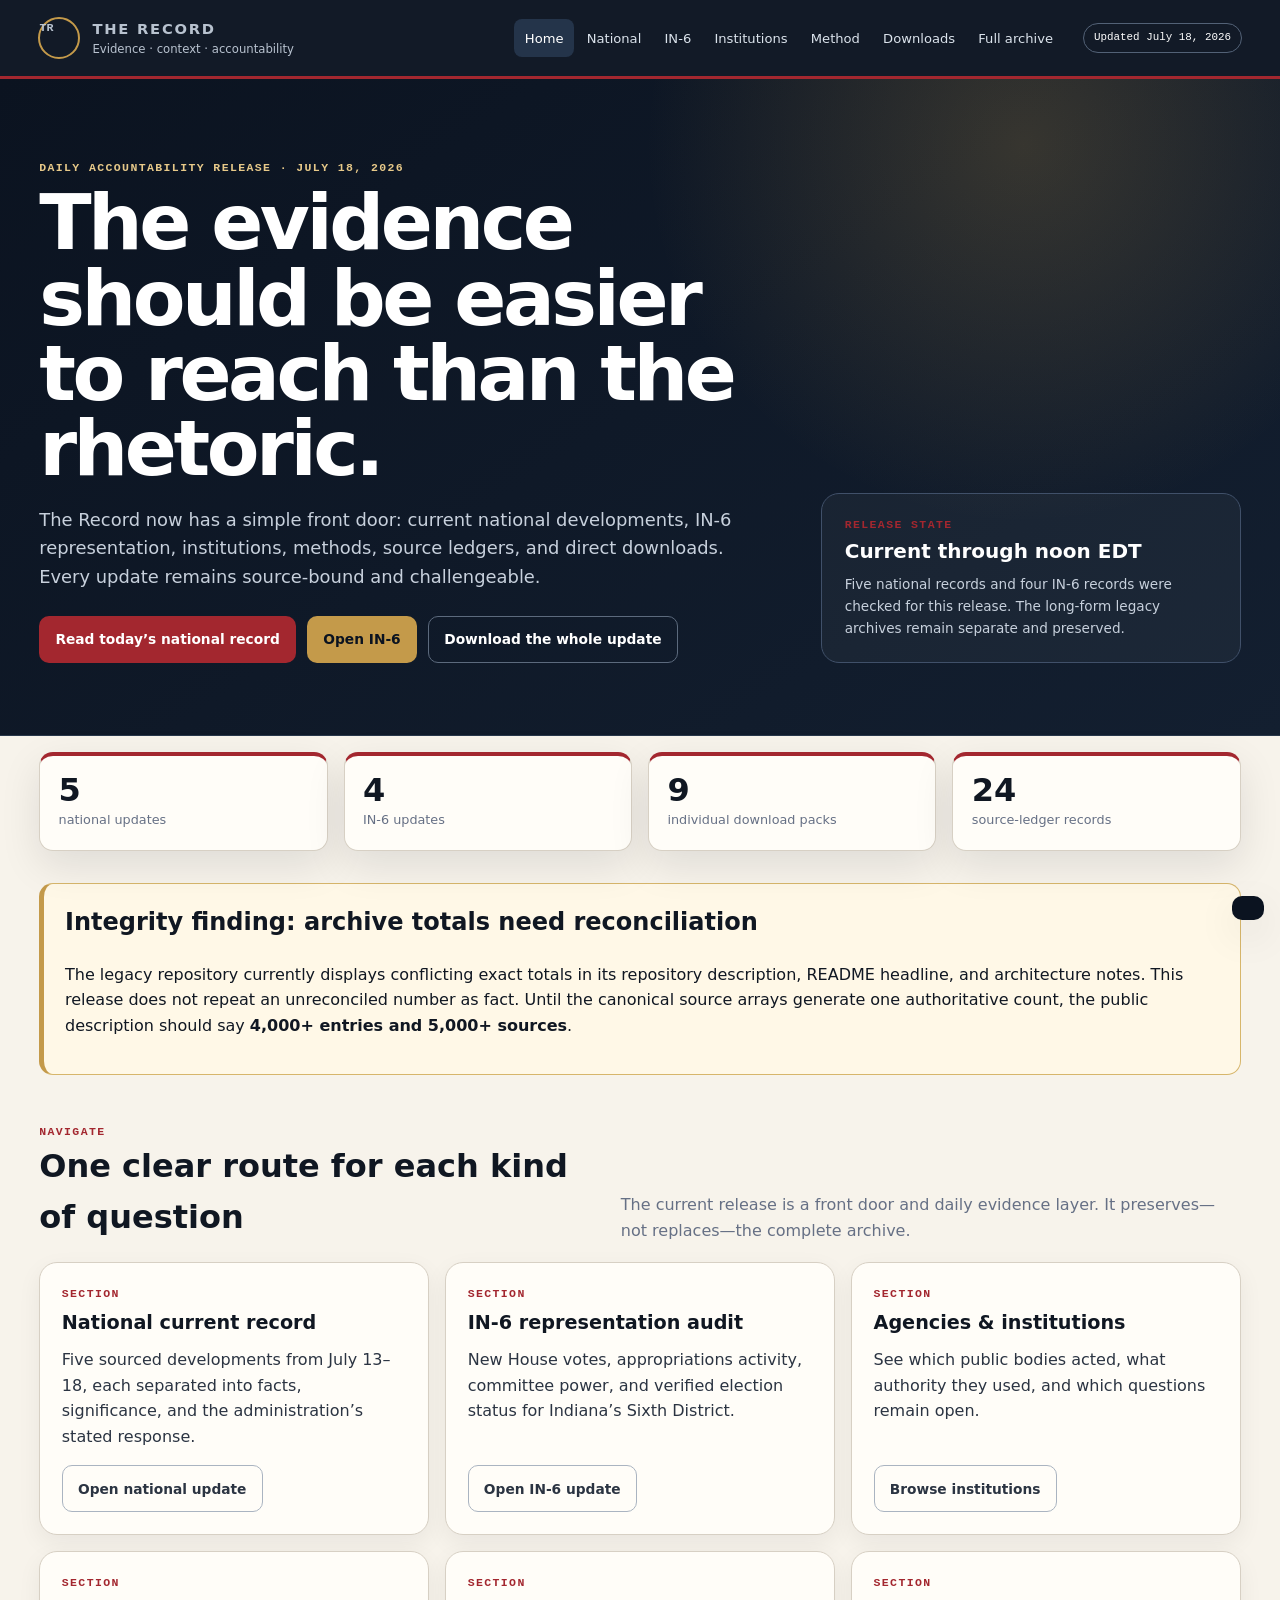
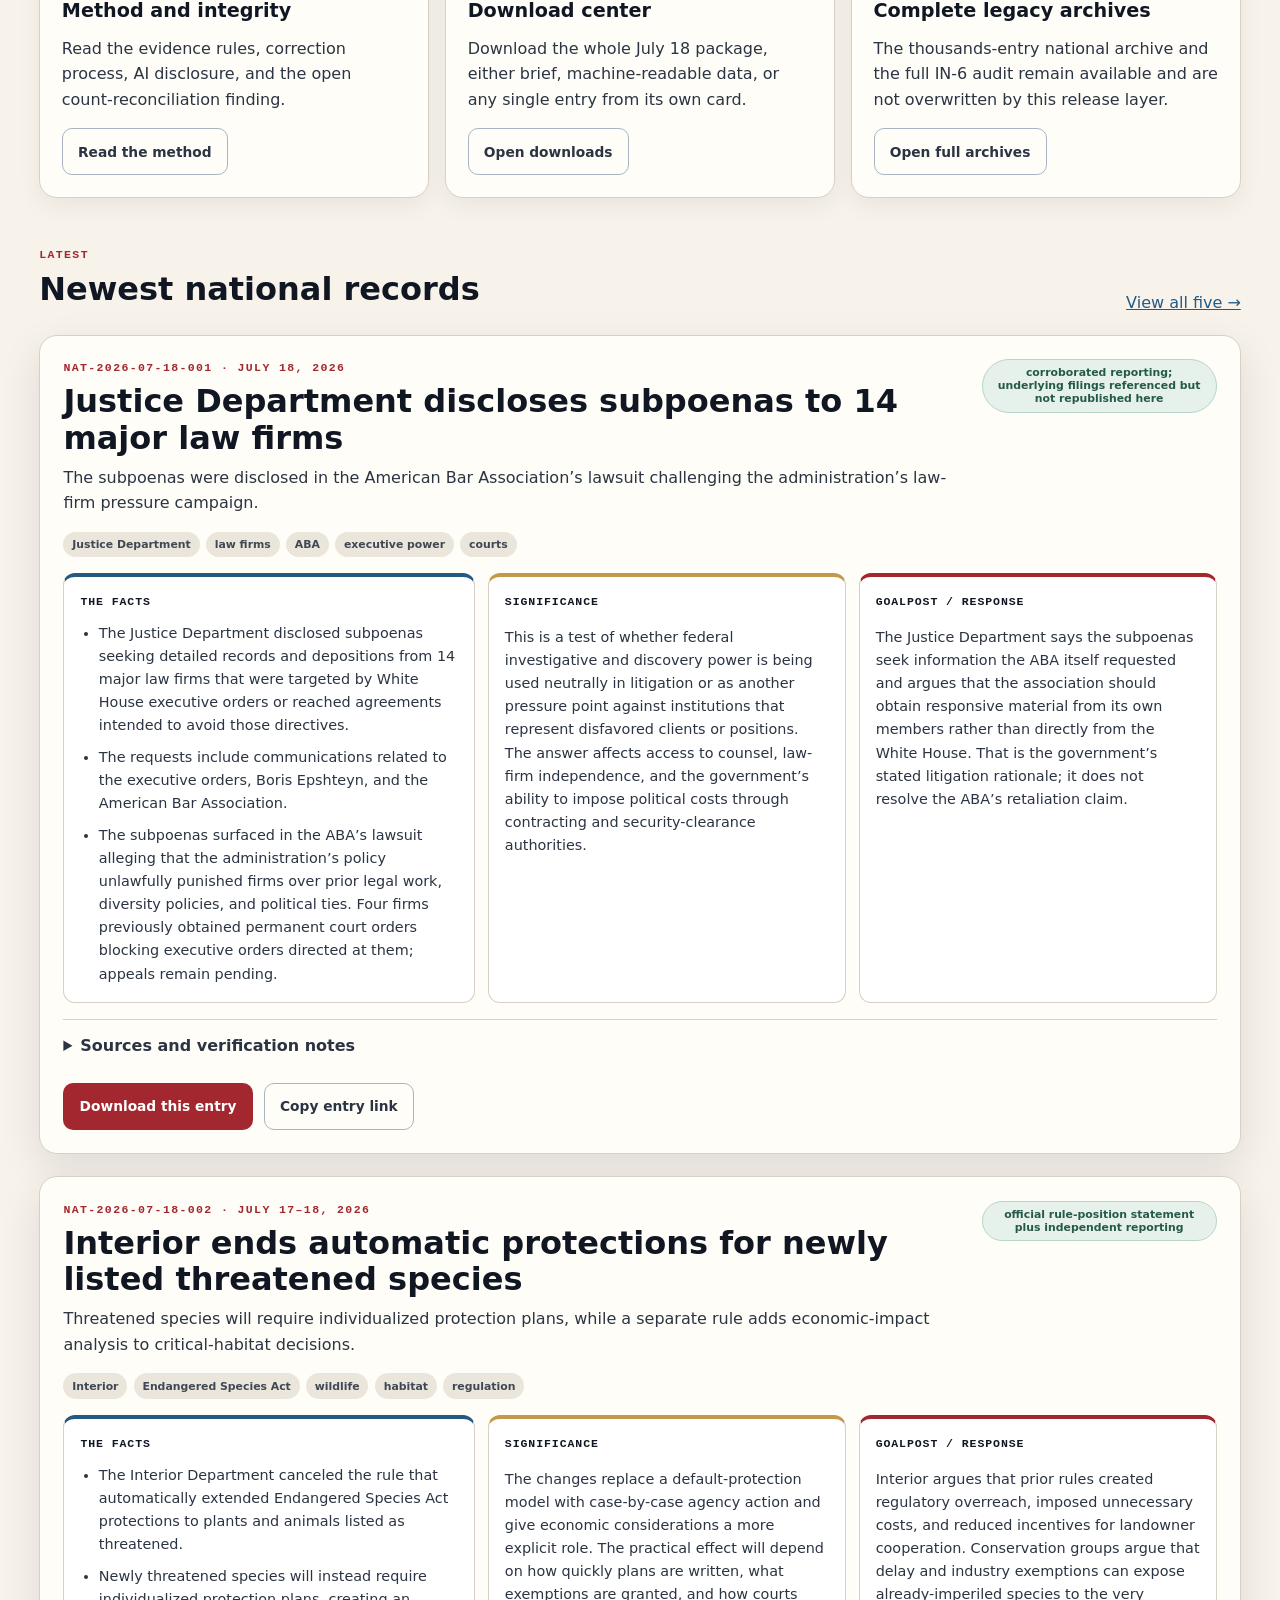
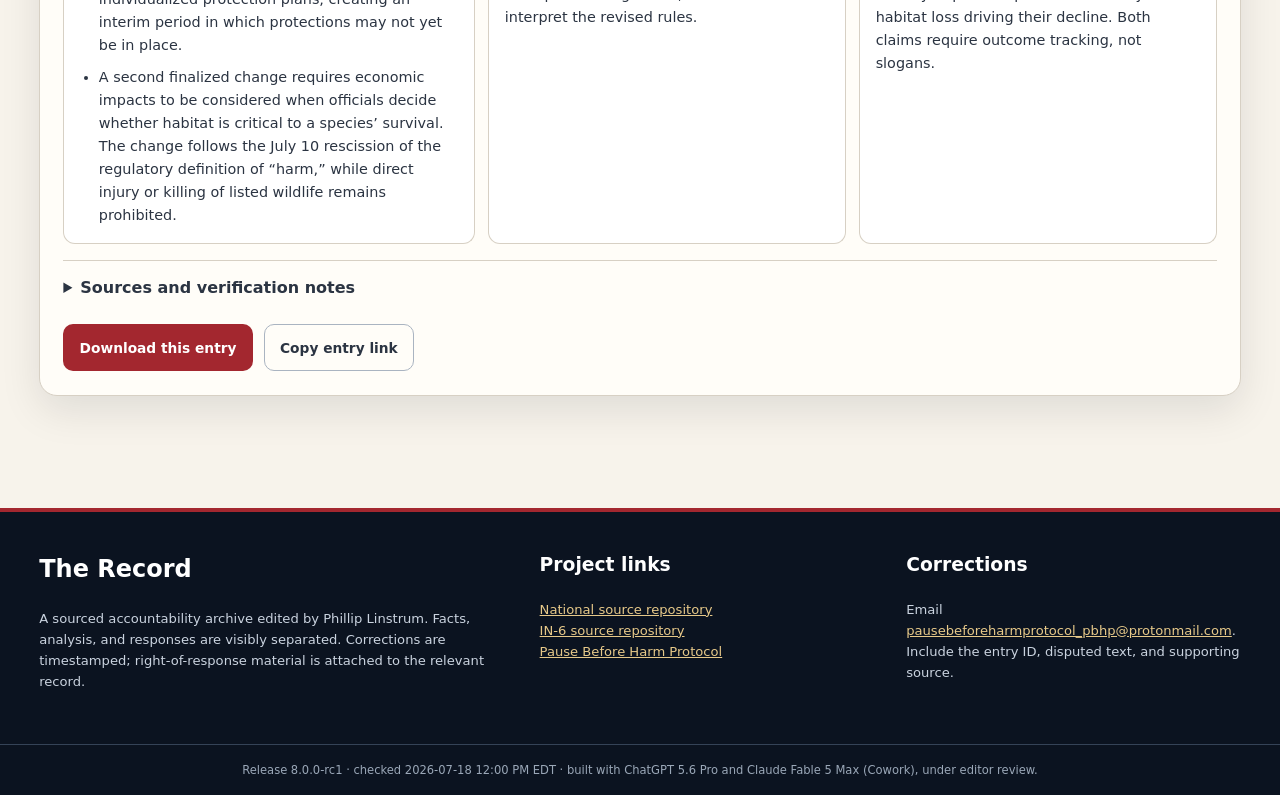
<file: current/index.html>
<!doctype html><html lang="en"><head><meta charset="utf-8"><meta name="viewport" content="width=device-width,initial-scale=1"><meta name="description" content="The Record daily accountability release for July 18, 2026."><meta name="theme-color" content="#0b1320"><title>July 18 release · The Record</title><link rel="stylesheet" href="assets/styles.css"></head><body><a class="skip-link" href="#main">Skip to content</a><header class="site-header">
      <div class="header-inner">
        <a class="brand" href="index.html"><span class="brand-mark">TR</span><span><strong>THE RECORD</strong><span>Evidence · context · accountability</span></span></a>
        <button class="nav-toggle" type="button" aria-expanded="false" aria-controls="primary-nav">Menu</button>
        <nav class="primary-nav" id="primary-nav" aria-label="Primary"><a href="index.html" aria-current="page">Home</a><a href="national/index.html">National</a><a href="in6/index.html">IN-6</a><a href="institutions/index.html">Institutions</a><a href="methodology/index.html">Method</a><a href="downloads/index.html">Downloads</a><a href="archive/index.html">Full archive</a></nav>
        <span class="update-badge">Updated July 18, 2026</span>
      </div>
    </header><main id="main">
<section class="hero"><div class="hero-inner"><div><div class="kicker">Daily accountability release · July 18, 2026</div><h1>The evidence should be easier to reach than the rhetoric.</h1><p>The Record now has a simple front door: current national developments, IN‑6 representation, institutions, methods, source ledgers, and direct downloads. Every update remains source-bound and challengeable.</p><div class="hero-actions"><a class="button button--primary" href="national/index.html">Read today’s national record</a><a class="button button--secondary" href="in6/index.html">Open IN‑6</a><a class="button button--ghost" href="downloads/index.html">Download the whole update</a></div></div><aside class="hero-stamp"><div class="eyebrow">Release state</div><strong>Current through noon EDT</strong><p>Five national records and four IN‑6 records were checked for this release. The long-form legacy archives remain separate and preserved.</p></aside></div></section>
<div class="container"><section class="stats" aria-label="Release statistics"><div class="stat"><strong>5</strong><span>national updates</span></div><div class="stat"><strong>4</strong><span>IN‑6 updates</span></div><div class="stat"><strong>9</strong><span>individual download packs</span></div><div class="stat"><strong>24</strong><span>source-ledger records</span></div></section>
<div class="integrity-note"><h2>Integrity finding: archive totals need reconciliation</h2><p>The legacy repository currently displays conflicting exact totals in its repository description, README headline, and architecture notes. This release does not repeat an unreconciled number as fact. Until the canonical source arrays generate one authoritative count, the public description should say <strong>4,000+ entries and 5,000+ sources</strong>.</p></div>
<div class="section-head"><div><div class="eyebrow">Navigate</div><h2>One clear route for each kind of question</h2></div><p>The current release is a front door and daily evidence layer. It preserves—not replaces—the complete archive.</p></div><section class="route-grid"><article class="route-card"><div class="eyebrow">Section</div><h3>National current record</h3><p>Five sourced developments from July 13–18, each separated into facts, significance, and the administration’s stated response.</p><a class="button button--ghost" href="national/index.html">Open national update</a></article><article class="route-card"><div class="eyebrow">Section</div><h3>IN‑6 representation audit</h3><p>New House votes, appropriations activity, committee power, and verified election status for Indiana’s Sixth District.</p><a class="button button--ghost" href="in6/index.html">Open IN‑6 update</a></article><article class="route-card"><div class="eyebrow">Section</div><h3>Agencies &amp; institutions</h3><p>See which public bodies acted, what authority they used, and which questions remain open.</p><a class="button button--ghost" href="institutions/index.html">Browse institutions</a></article><article class="route-card"><div class="eyebrow">Section</div><h3>Method and integrity</h3><p>Read the evidence rules, correction process, AI disclosure, and the open count-reconciliation finding.</p><a class="button button--ghost" href="methodology/index.html">Read the method</a></article><article class="route-card"><div class="eyebrow">Section</div><h3>Download center</h3><p>Download the whole July 18 package, either brief, machine-readable data, or any single entry from its own card.</p><a class="button button--ghost" href="downloads/index.html">Open downloads</a></article><article class="route-card"><div class="eyebrow">Section</div><h3>Complete legacy archives</h3><p>The thousands-entry national archive and the full IN‑6 audit remain available and are not overwritten by this release layer.</p><a class="button button--ghost" href="archive/index.html">Open full archives</a></article></section>
<div class="section-head"><div><div class="eyebrow">Latest</div><h2>Newest national records</h2></div><a href="national/index.html">View all five →</a></div><section class="record-list"><article class="record-card" id="NAT-2026-07-18-001" data-searchable="justice department discloses subpoenas to 14 major law firms the subpoenas were disclosed in the american bar association’s lawsuit challenging the administration’s law-firm pressure campaign. justice department law firms aba executive power courts department of justice the white house american bar association federal courts">
      <div class="record-card__head">
        <div>
          <div class="eyebrow">NAT-2026-07-18-001 · July 18, 2026</div>
          <h2>Justice Department discloses subpoenas to 14 major law firms</h2>
          <p class="dek">The subpoenas were disclosed in the American Bar Association’s lawsuit challenging the administration’s law-firm pressure campaign.</p>
        </div>
        <span class="status-pill">corroborated reporting; underlying filings referenced but not republished here</span>
      </div>
      <div class="chips"><span class="chip">Justice Department</span><span class="chip">law firms</span><span class="chip">ABA</span><span class="chip">executive power</span><span class="chip">courts</span></div>
      <div class="three-layer">
        <section class="layer layer--facts"><h3>The facts</h3><ul><li>The Justice Department disclosed subpoenas seeking detailed records and depositions from 14 major law firms that were targeted by White House executive orders or reached agreements intended to avoid those directives.</li><li>The requests include communications related to the executive orders, Boris Epshteyn, and the American Bar Association.</li><li>The subpoenas surfaced in the ABA’s lawsuit alleging that the administration’s policy unlawfully punished firms over prior legal work, diversity policies, and political ties. Four firms previously obtained permanent court orders blocking executive orders directed at them; appeals remain pending.</li></ul></section>
        <section class="layer layer--significance"><h3>Significance</h3><p>This is a test of whether federal investigative and discovery power is being used neutrally in litigation or as another pressure point against institutions that represent disfavored clients or positions. The answer affects access to counsel, law-firm independence, and the government’s ability to impose political costs through contracting and security-clearance authorities.</p></section>
        <section class="layer layer--goalpost"><h3>Goalpost / response</h3><p>The Justice Department says the subpoenas seek information the ABA itself requested and argues that the association should obtain responsive material from its own members rather than directly from the White House. That is the government’s stated litigation rationale; it does not resolve the ABA’s retaliation claim.</p></section>
      </div>
      <details class="sources"><summary>Sources and verification notes</summary><ul><li><a href="https://www.reuters.com/legal/government/trump-administration-discloses-subpoenas-law-firms-fight-with-us-lawyer-group-2026-07-18/" target="_blank" rel="noopener">Reuters — DOJ subpoenas to 14 law firms</a><span>independent reporting</span></li>
<li><a href="https://www.ft.com/content/44a3698f-6481-4e83-a50d-7db109768ea1" target="_blank" rel="noopener">Financial Times — Big Law braces for second fight</a><span>independent reporting (subscription)</span></li></ul><p class="micro">Checked 2026-07-18 12:00 PM EDT. Source type is shown because an official statement establishes what an institution says; it does not independently prove the institution’s interpretation.</p></details>
      <div class="card-actions">
        <a class="button button--primary" href="artifacts/entries/NAT-2026-07-18-001.zip" download>Download this entry</a>
        <button class="button button--ghost copy-link" type="button" data-copy="#NAT-2026-07-18-001">Copy entry link</button>
      </div>
    </article><article class="record-card" id="NAT-2026-07-18-002" data-searchable="interior ends automatic protections for newly listed threatened species threatened species will require individualized protection plans, while a separate rule adds economic-impact analysis to critical-habitat decisions. interior endangered species act wildlife habitat regulation department of the interior u.s. fish and wildlife service department of commerce">
      <div class="record-card__head">
        <div>
          <div class="eyebrow">NAT-2026-07-18-002 · July 17–18, 2026</div>
          <h2>Interior ends automatic protections for newly listed threatened species</h2>
          <p class="dek">Threatened species will require individualized protection plans, while a separate rule adds economic-impact analysis to critical-habitat decisions.</p>
        </div>
        <span class="status-pill">official rule-position statement plus independent reporting</span>
      </div>
      <div class="chips"><span class="chip">Interior</span><span class="chip">Endangered Species Act</span><span class="chip">wildlife</span><span class="chip">habitat</span><span class="chip">regulation</span></div>
      <div class="three-layer">
        <section class="layer layer--facts"><h3>The facts</h3><ul><li>The Interior Department canceled the rule that automatically extended Endangered Species Act protections to plants and animals listed as threatened.</li><li>Newly threatened species will instead require individualized protection plans, creating an interim period in which protections may not yet be in place.</li><li>A second finalized change requires economic impacts to be considered when officials decide whether habitat is critical to a species’ survival. The change follows the July 10 rescission of the regulatory definition of “harm,” while direct injury or killing of listed wildlife remains prohibited.</li></ul></section>
        <section class="layer layer--significance"><h3>Significance</h3><p>The changes replace a default-protection model with case-by-case agency action and give economic considerations a more explicit role. The practical effect will depend on how quickly plans are written, what exemptions are granted, and how courts interpret the revised rules.</p></section>
        <section class="layer layer--goalpost"><h3>Goalpost / response</h3><p>Interior argues that prior rules created regulatory overreach, imposed unnecessary costs, and reduced incentives for landowner cooperation. Conservation groups argue that delay and industry exemptions can expose already-imperiled species to the very habitat loss driving their decline. Both claims require outcome tracking, not slogans.</p></section>
      </div>
      <details class="sources"><summary>Sources and verification notes</summary><ul><li><a href="https://apnews.com/article/endangered-species-trump-extinction-0659d56d66285ca502b4e776c1782799" target="_blank" rel="noopener">Associated Press — automatic threatened-species protections canceled</a><span>independent reporting</span></li>
<li><a href="https://www.doi.gov/node/67431" target="_blank" rel="noopener">Interior Department — final ESA regulation reforms</a><span>official final-rule statement</span></li>
<li><a href="https://www.doi.gov/pressreleases/department-interior-restores-clear-esa-enforcement-rescinding-misguided-harm" target="_blank" rel="noopener">Interior Department — rescission of ESA “harm” definition</a><span>official administration statement</span></li></ul><p class="micro">Checked 2026-07-18 12:00 PM EDT. Source type is shown because an official statement establishes what an institution says; it does not independently prove the institution’s interpretation.</p></details>
      <div class="card-actions">
        <a class="button button--primary" href="artifacts/entries/NAT-2026-07-18-002.zip" download>Download this entry</a>
        <button class="button button--ghost copy-link" type="button" data-copy="#NAT-2026-07-18-002">Copy entry link</button>
      </div>
    </article></section>
</div></main><footer class="site-footer"><div class="footer-inner">
      <section><h2>The Record</h2><p>A sourced accountability archive edited by Phillip Linstrum. Facts, analysis, and responses are visibly separated. Corrections are timestamped; right-of-response material is attached to the relevant record.</p></section>
      <section><h3>Project links</h3><p><a href="https://github.com/PauseBeforeHarmProtocol/the-record" target="_blank" rel="noopener">National source repository</a><br><a href="https://github.com/PauseBeforeHarmProtocol/the-record-in6" target="_blank" rel="noopener">IN-6 source repository</a><br><a href="https://github.com/PauseBeforeHarmProtocol/pbhp" target="_blank" rel="noopener">Pause Before Harm Protocol</a></p></section>
      <section><h3>Corrections</h3><p>Email <a href="mailto:pausebeforeharmprotocol_pbhp@protonmail.com">pausebeforeharmprotocol_pbhp@protonmail.com</a>. Include the entry ID, disputed text, and supporting source.</p></section>
    </div><div class="footer-bottom">Release 8.0.0-rc1 · checked 2026-07-18 12:00 PM EDT · built with ChatGPT 5.6 Pro and Claude Fable 5 Max (Cowork), under editor review.</div></footer><div class="toast" role="status" aria-live="polite"></div><script src="assets/site.js"></script></body></html>
</file>
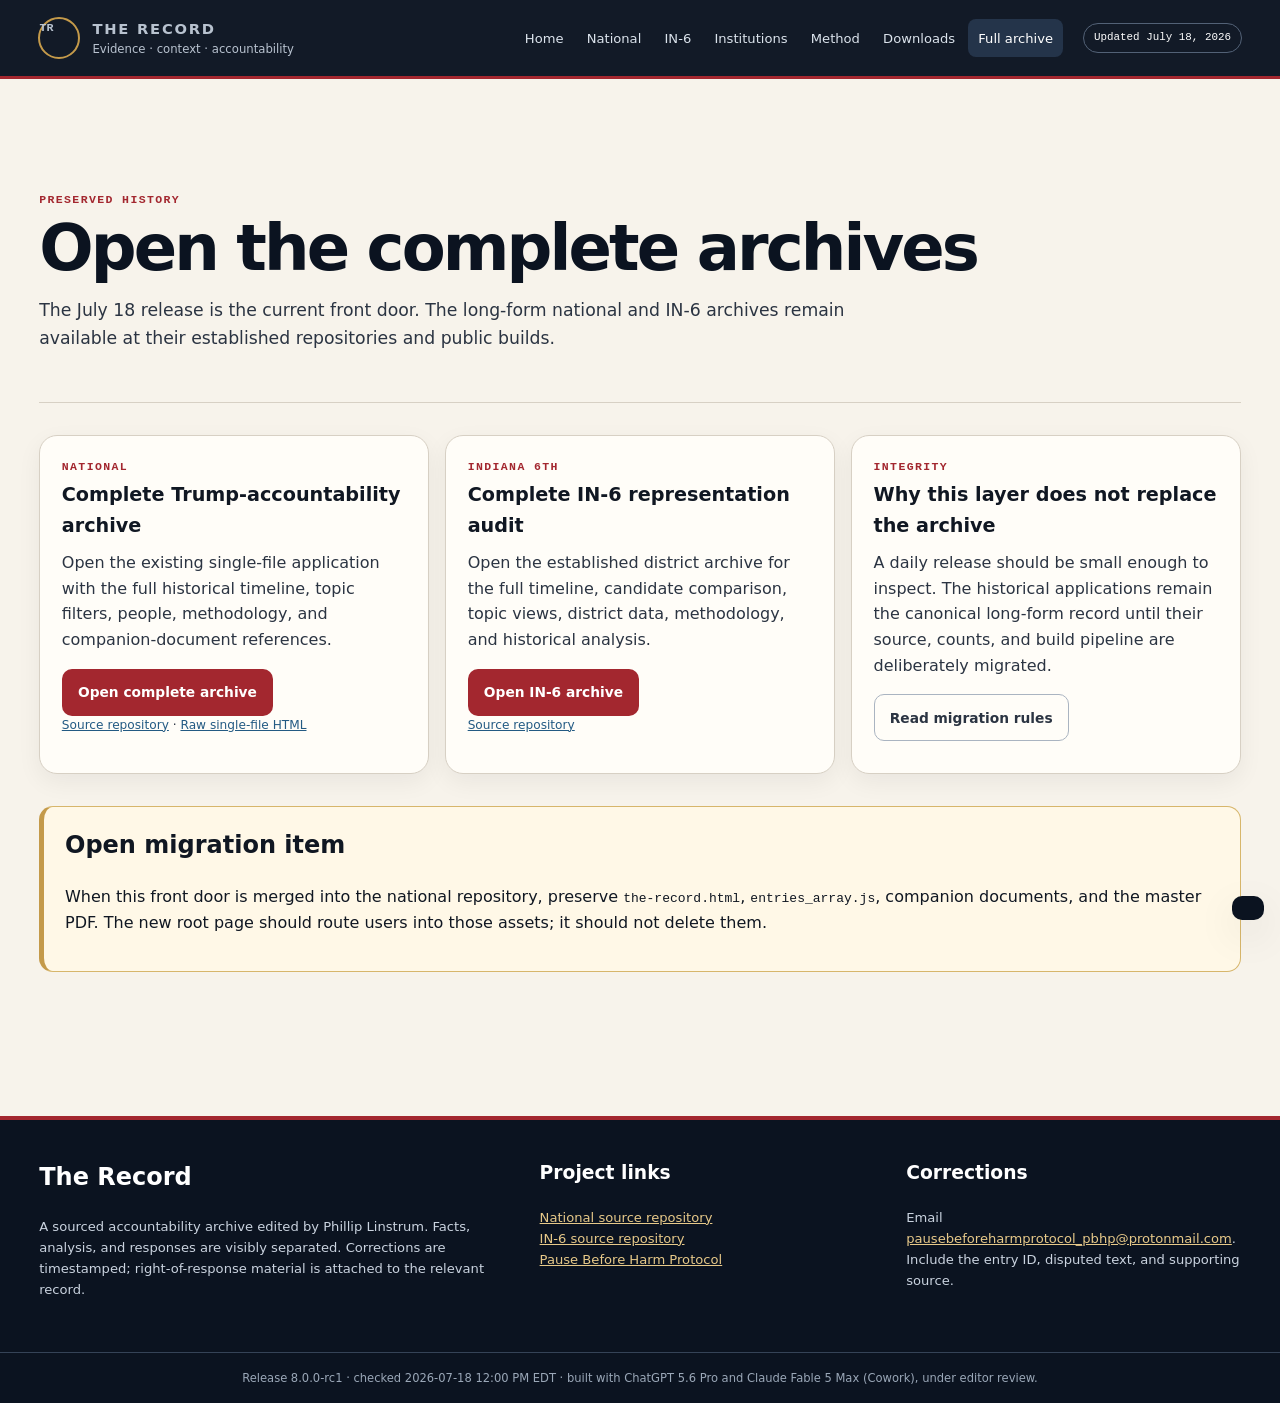
<file: current/archive/index.html>
<!doctype html><html lang="en"><head><meta charset="utf-8"><meta name="viewport" content="width=device-width,initial-scale=1"><meta name="description" content="Links to the complete national and IN-6 archives."><meta name="theme-color" content="#0b1320"><title>Complete archives · The Record</title><link rel="stylesheet" href="../assets/styles.css"></head><body><a class="skip-link" href="#main">Skip to content</a><header class="site-header">
      <div class="header-inner">
        <a class="brand" href="../index.html"><span class="brand-mark">TR</span><span><strong>THE RECORD</strong><span>Evidence · context · accountability</span></span></a>
        <button class="nav-toggle" type="button" aria-expanded="false" aria-controls="primary-nav">Menu</button>
        <nav class="primary-nav" id="primary-nav" aria-label="Primary"><a href="../index.html">Home</a><a href="../national/index.html">National</a><a href="../in6/index.html">IN-6</a><a href="../institutions/index.html">Institutions</a><a href="../methodology/index.html">Method</a><a href="../downloads/index.html">Downloads</a><a href="../archive/index.html" aria-current="page">Full archive</a></nav>
        <span class="update-badge">Updated July 18, 2026</span>
      </div>
    </header><main id="main"><div class="container"><header class="page-head"><div class="eyebrow">Preserved history</div><h1>Open the complete archives</h1><p>The July 18 release is the current front door. The long-form national and IN‑6 archives remain available at their established repositories and public builds.</p></header><section class="download-grid">
<article class="download-card"><div class="eyebrow">National</div><h3>Complete Trump-accountability archive</h3><p>Open the existing single-file application with the full historical timeline, topic filters, people, methodology, and companion-document references.</p><a class="button button--primary" href="https://pausebeforeharmprotocol.github.io/the-record/" target="_blank" rel="noopener">Open complete archive</a><p class="micro"><a href="https://github.com/PauseBeforeHarmProtocol/the-record" target="_blank" rel="noopener">Source repository</a> · <a href="https://raw.githubusercontent.com/PauseBeforeHarmProtocol/the-record/main/the-record.html" target="_blank" rel="noopener">Raw single-file HTML</a></p></article>
<article class="download-card"><div class="eyebrow">Indiana 6th</div><h3>Complete IN‑6 representation audit</h3><p>Open the established district archive for the full timeline, candidate comparison, topic views, district data, methodology, and historical analysis.</p><a class="button button--primary" href="https://pausebeforeharmprotocol.github.io/the-record-in6/" target="_blank" rel="noopener">Open IN‑6 archive</a><p class="micro"><a href="https://github.com/PauseBeforeHarmProtocol/the-record-in6" target="_blank" rel="noopener">Source repository</a></p></article>
<article class="download-card"><div class="eyebrow">Integrity</div><h3>Why this layer does not replace the archive</h3><p>A daily release should be small enough to inspect. The historical applications remain the canonical long-form record until their source, counts, and build pipeline are deliberately migrated.</p><a class="button button--ghost" href="../methodology/index.html">Read migration rules</a></article>
</section><div class="integrity-note"><h2>Open migration item</h2><p>When this front door is merged into the national repository, preserve <code>the-record.html</code>, <code>entries_array.js</code>, companion documents, and the master PDF. The new root page should route users into those assets; it should not delete them.</p></div></div></main><footer class="site-footer"><div class="footer-inner">
      <section><h2>The Record</h2><p>A sourced accountability archive edited by Phillip Linstrum. Facts, analysis, and responses are visibly separated. Corrections are timestamped; right-of-response material is attached to the relevant record.</p></section>
      <section><h3>Project links</h3><p><a href="https://github.com/PauseBeforeHarmProtocol/the-record" target="_blank" rel="noopener">National source repository</a><br><a href="https://github.com/PauseBeforeHarmProtocol/the-record-in6" target="_blank" rel="noopener">IN-6 source repository</a><br><a href="https://github.com/PauseBeforeHarmProtocol/pbhp" target="_blank" rel="noopener">Pause Before Harm Protocol</a></p></section>
      <section><h3>Corrections</h3><p>Email <a href="mailto:pausebeforeharmprotocol_pbhp@protonmail.com">pausebeforeharmprotocol_pbhp@protonmail.com</a>. Include the entry ID, disputed text, and supporting source.</p></section>
    </div><div class="footer-bottom">Release 8.0.0-rc1 · checked 2026-07-18 12:00 PM EDT · built with ChatGPT 5.6 Pro and Claude Fable 5 Max (Cowork), under editor review.</div></footer><div class="toast" role="status" aria-live="polite"></div><script src="../assets/site.js"></script></body></html>
</file>
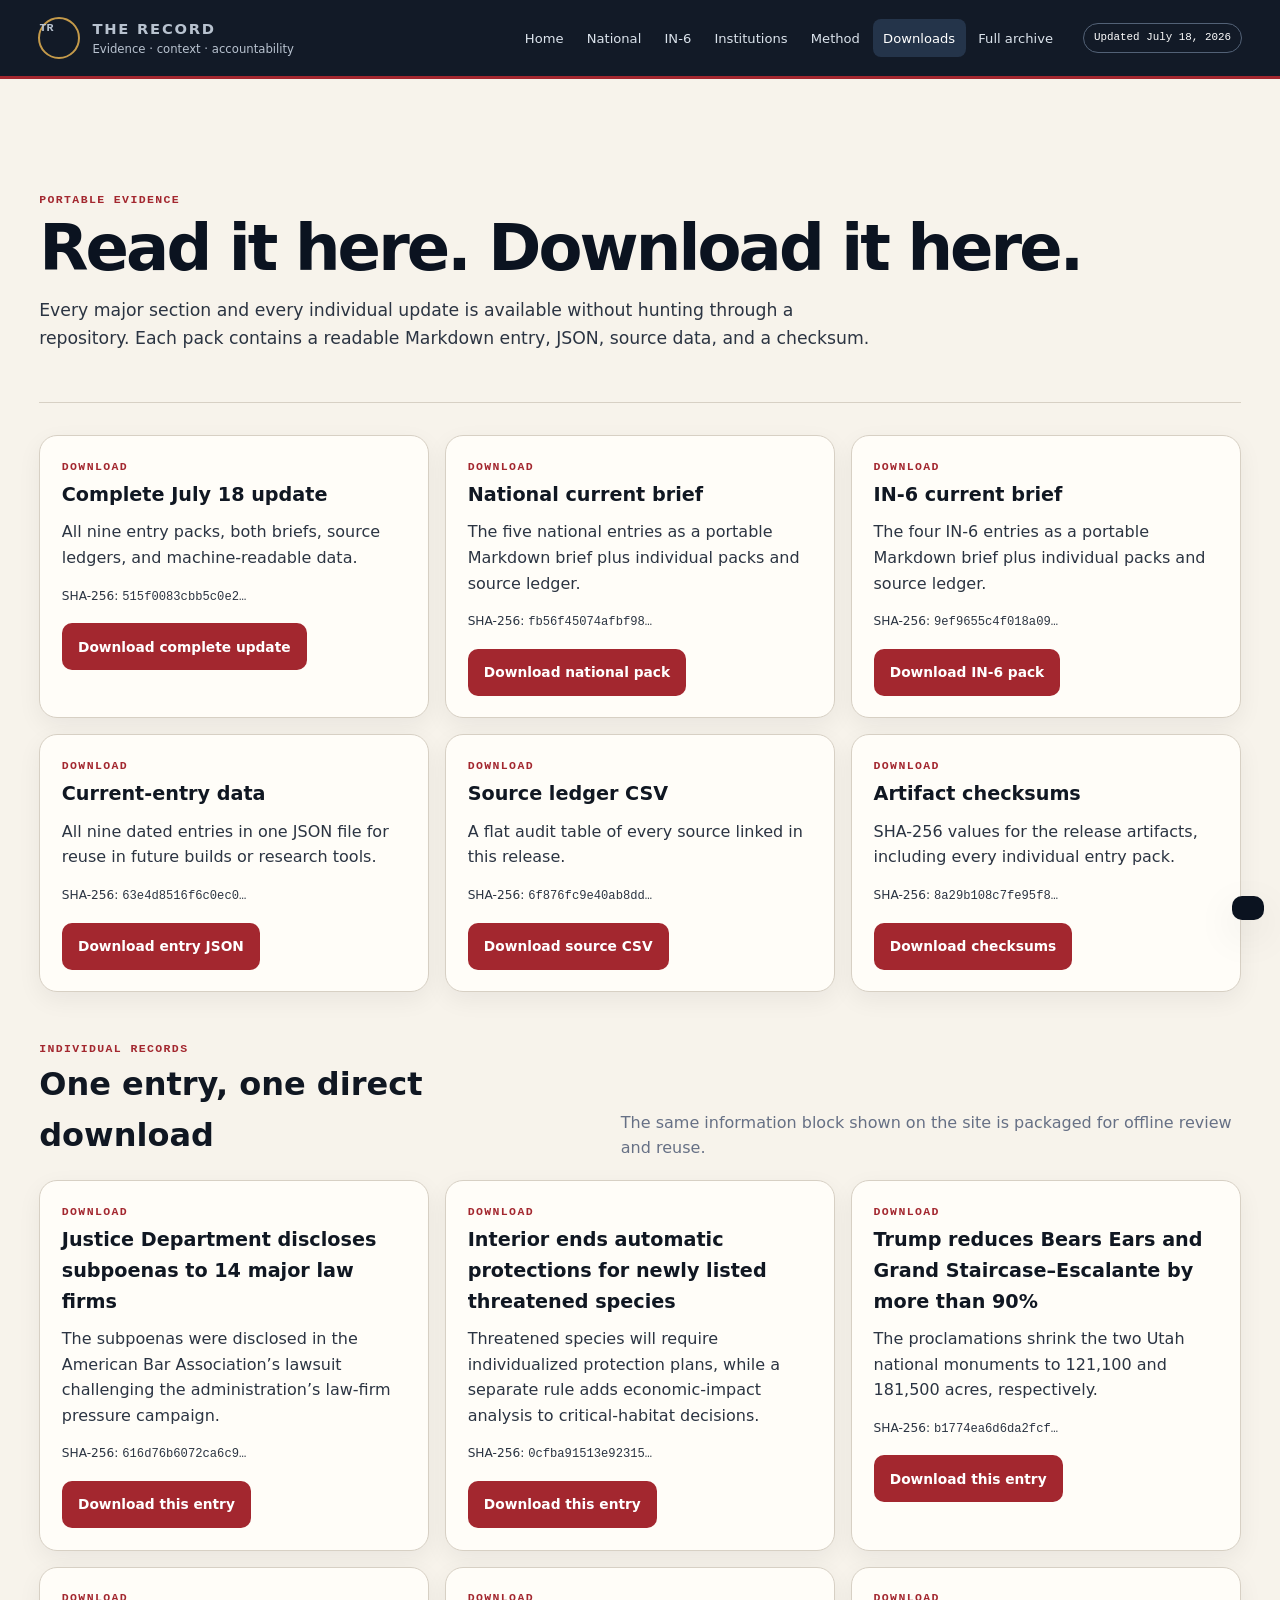
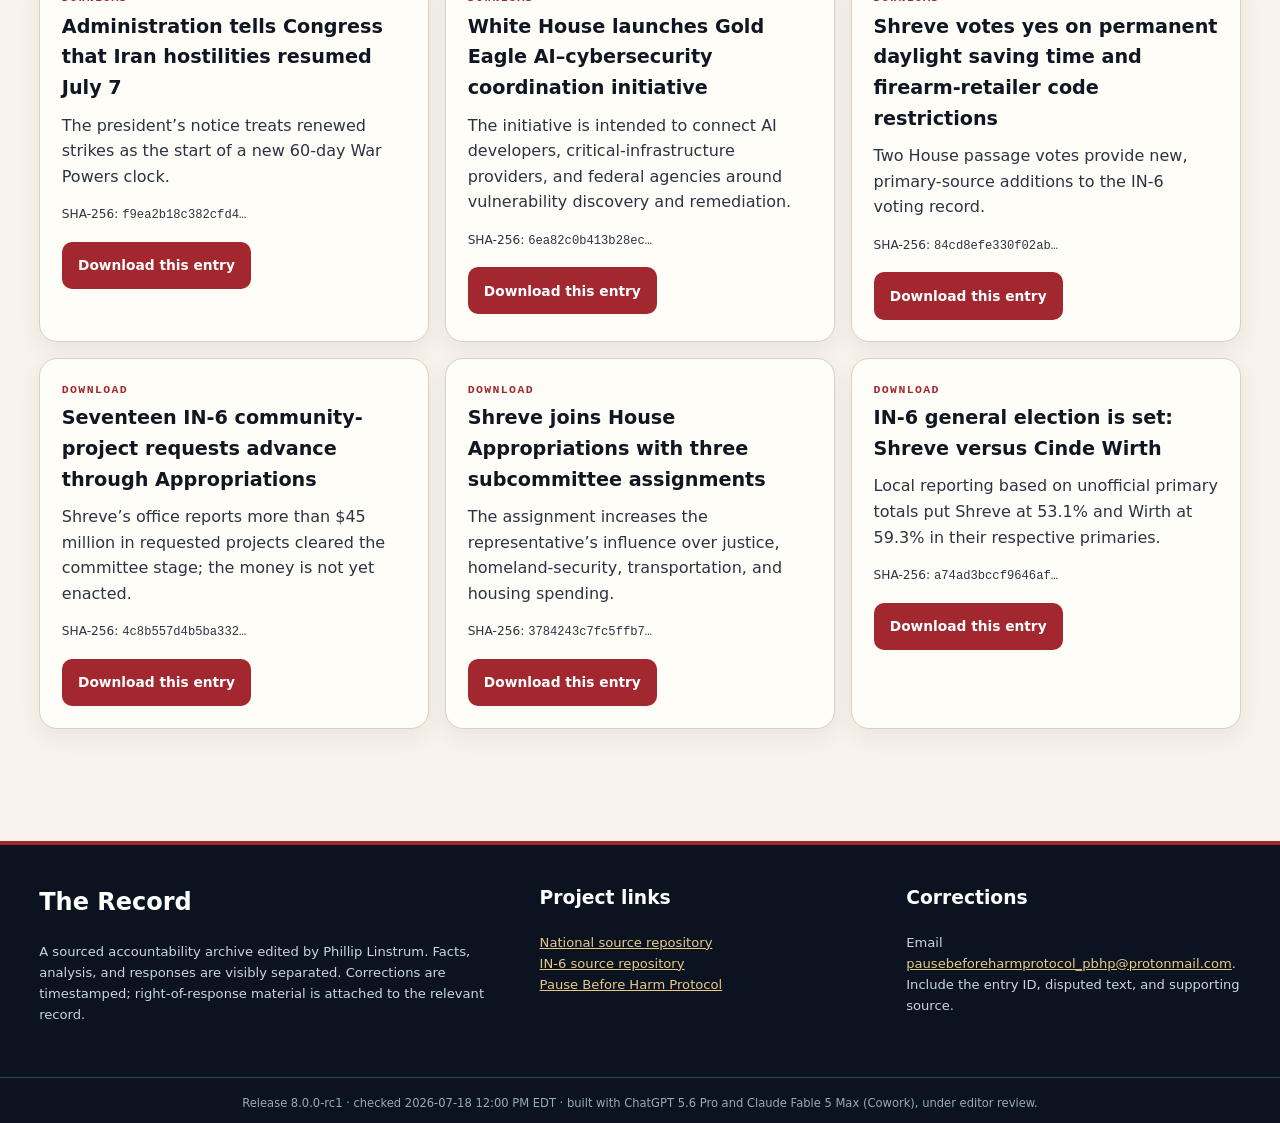
<file: current/downloads/index.html>
<!doctype html><html lang="en"><head><meta charset="utf-8"><meta name="viewport" content="width=device-width,initial-scale=1"><meta name="description" content="Download The Record July 18 update and individual entries."><meta name="theme-color" content="#0b1320"><title>Downloads · The Record</title><link rel="stylesheet" href="../assets/styles.css"></head><body><a class="skip-link" href="#main">Skip to content</a><header class="site-header">
      <div class="header-inner">
        <a class="brand" href="../index.html"><span class="brand-mark">TR</span><span><strong>THE RECORD</strong><span>Evidence · context · accountability</span></span></a>
        <button class="nav-toggle" type="button" aria-expanded="false" aria-controls="primary-nav">Menu</button>
        <nav class="primary-nav" id="primary-nav" aria-label="Primary"><a href="../index.html">Home</a><a href="../national/index.html">National</a><a href="../in6/index.html">IN-6</a><a href="../institutions/index.html">Institutions</a><a href="../methodology/index.html">Method</a><a href="../downloads/index.html" aria-current="page">Downloads</a><a href="../archive/index.html">Full archive</a></nav>
        <span class="update-badge">Updated July 18, 2026</span>
      </div>
    </header><main id="main"><div class="container"><header class="page-head"><div class="eyebrow">Portable evidence</div><h1>Read it here. Download it here.</h1><p>Every major section and every individual update is available without hunting through a repository. Each pack contains a readable Markdown entry, JSON, source data, and a checksum.</p></header><section class="download-grid"><article class="download-card"><div class="eyebrow">Download</div><h3>Complete July 18 update</h3><p>All nine entry packs, both briefs, source ledgers, and machine-readable data.</p><p class="micro">SHA-256: <code>515f0083cbb5c0e2…</code></p><a class="button button--primary" href="../artifacts/THE_RECORD_JULY_18_UPDATE_PACK_2026-07-18.zip" download>Download complete update</a></article><article class="download-card"><div class="eyebrow">Download</div><h3>National current brief</h3><p>The five national entries as a portable Markdown brief plus individual packs and source ledger.</p><p class="micro">SHA-256: <code>fb56f45074afbf98…</code></p><a class="button button--primary" href="../artifacts/THE_RECORD_NATIONAL_UPDATE_PACK_2026-07-18.zip" download>Download national pack</a></article><article class="download-card"><div class="eyebrow">Download</div><h3>IN‑6 current brief</h3><p>The four IN‑6 entries as a portable Markdown brief plus individual packs and source ledger.</p><p class="micro">SHA-256: <code>9ef9655c4f018a09…</code></p><a class="button button--primary" href="../artifacts/THE_RECORD_IN6_UPDATE_PACK_2026-07-18.zip" download>Download IN‑6 pack</a></article><article class="download-card"><div class="eyebrow">Download</div><h3>Current-entry data</h3><p>All nine dated entries in one JSON file for reuse in future builds or research tools.</p><p class="micro">SHA-256: <code>63e4d8516f6c0ec0…</code></p><a class="button button--primary" href="../data/current_entries.json" download>Download entry JSON</a></article><article class="download-card"><div class="eyebrow">Download</div><h3>Source ledger CSV</h3><p>A flat audit table of every source linked in this release.</p><p class="micro">SHA-256: <code>6f876fc9e40ab8dd…</code></p><a class="button button--primary" href="../data/source_ledger.csv" download>Download source CSV</a></article><article class="download-card"><div class="eyebrow">Download</div><h3>Artifact checksums</h3><p>SHA-256 values for the release artifacts, including every individual entry pack.</p><p class="micro">SHA-256: <code>8a29b108c7fe95f8…</code></p><a class="button button--primary" href="../artifacts/SHA256SUMS.txt" download>Download checksums</a></article></section><div class="section-head"><div><div class="eyebrow">Individual records</div><h2>One entry, one direct download</h2></div><p>The same information block shown on the site is packaged for offline review and reuse.</p></div><section class="download-grid"><article class="download-card"><div class="eyebrow">Download</div><h3>Justice Department discloses subpoenas to 14 major law firms</h3><p>The subpoenas were disclosed in the American Bar Association’s lawsuit challenging the administration’s law-firm pressure campaign.</p><p class="micro">SHA-256: <code>616d76b6072ca6c9…</code></p><a class="button button--primary" href="../artifacts/entries/NAT-2026-07-18-001.zip" download>Download this entry</a></article><article class="download-card"><div class="eyebrow">Download</div><h3>Interior ends automatic protections for newly listed threatened species</h3><p>Threatened species will require individualized protection plans, while a separate rule adds economic-impact analysis to critical-habitat decisions.</p><p class="micro">SHA-256: <code>0cfba91513e92315…</code></p><a class="button button--primary" href="../artifacts/entries/NAT-2026-07-18-002.zip" download>Download this entry</a></article><article class="download-card"><div class="eyebrow">Download</div><h3>Trump reduces Bears Ears and Grand Staircase–Escalante by more than 90%</h3><p>The proclamations shrink the two Utah national monuments to 121,100 and 181,500 acres, respectively.</p><p class="micro">SHA-256: <code>b1774ea6d6da2fcf…</code></p><a class="button button--primary" href="../artifacts/entries/NAT-2026-07-18-003.zip" download>Download this entry</a></article><article class="download-card"><div class="eyebrow">Download</div><h3>Administration tells Congress that Iran hostilities resumed July 7</h3><p>The president’s notice treats renewed strikes as the start of a new 60-day War Powers clock.</p><p class="micro">SHA-256: <code>f9ea2b18c382cfd4…</code></p><a class="button button--primary" href="../artifacts/entries/NAT-2026-07-18-004.zip" download>Download this entry</a></article><article class="download-card"><div class="eyebrow">Download</div><h3>White House launches Gold Eagle AI–cybersecurity coordination initiative</h3><p>The initiative is intended to connect AI developers, critical-infrastructure providers, and federal agencies around vulnerability discovery and remediation.</p><p class="micro">SHA-256: <code>6ea82c0b413b28ec…</code></p><a class="button button--primary" href="../artifacts/entries/NAT-2026-07-18-005.zip" download>Download this entry</a></article><article class="download-card"><div class="eyebrow">Download</div><h3>Shreve votes yes on permanent daylight saving time and firearm-retailer code restrictions</h3><p>Two House passage votes provide new, primary-source additions to the IN‑6 voting record.</p><p class="micro">SHA-256: <code>84cd8efe330f02ab…</code></p><a class="button button--primary" href="../artifacts/entries/IN6-2026-07-18-001.zip" download>Download this entry</a></article><article class="download-card"><div class="eyebrow">Download</div><h3>Seventeen IN‑6 community-project requests advance through Appropriations</h3><p>Shreve’s office reports more than $45 million in requested projects cleared the committee stage; the money is not yet enacted.</p><p class="micro">SHA-256: <code>4c8b557d4b5ba332…</code></p><a class="button button--primary" href="../artifacts/entries/IN6-2026-07-18-002.zip" download>Download this entry</a></article><article class="download-card"><div class="eyebrow">Download</div><h3>Shreve joins House Appropriations with three subcommittee assignments</h3><p>The assignment increases the representative’s influence over justice, homeland-security, transportation, and housing spending.</p><p class="micro">SHA-256: <code>3784243c7fc5ffb7…</code></p><a class="button button--primary" href="../artifacts/entries/IN6-2026-07-18-003.zip" download>Download this entry</a></article><article class="download-card"><div class="eyebrow">Download</div><h3>IN‑6 general election is set: Shreve versus Cinde Wirth</h3><p>Local reporting based on unofficial primary totals put Shreve at 53.1% and Wirth at 59.3% in their respective primaries.</p><p class="micro">SHA-256: <code>a74ad3bccf9646af…</code></p><a class="button button--primary" href="../artifacts/entries/IN6-2026-07-18-004.zip" download>Download this entry</a></article></section></div></main><footer class="site-footer"><div class="footer-inner">
      <section><h2>The Record</h2><p>A sourced accountability archive edited by Phillip Linstrum. Facts, analysis, and responses are visibly separated. Corrections are timestamped; right-of-response material is attached to the relevant record.</p></section>
      <section><h3>Project links</h3><p><a href="https://github.com/PauseBeforeHarmProtocol/the-record" target="_blank" rel="noopener">National source repository</a><br><a href="https://github.com/PauseBeforeHarmProtocol/the-record-in6" target="_blank" rel="noopener">IN-6 source repository</a><br><a href="https://github.com/PauseBeforeHarmProtocol/pbhp" target="_blank" rel="noopener">Pause Before Harm Protocol</a></p></section>
      <section><h3>Corrections</h3><p>Email <a href="mailto:pausebeforeharmprotocol_pbhp@protonmail.com">pausebeforeharmprotocol_pbhp@protonmail.com</a>. Include the entry ID, disputed text, and supporting source.</p></section>
    </div><div class="footer-bottom">Release 8.0.0-rc1 · checked 2026-07-18 12:00 PM EDT · built with ChatGPT 5.6 Pro and Claude Fable 5 Max (Cowork), under editor review.</div></footer><div class="toast" role="status" aria-live="polite"></div><script src="../assets/site.js"></script></body></html>
</file>
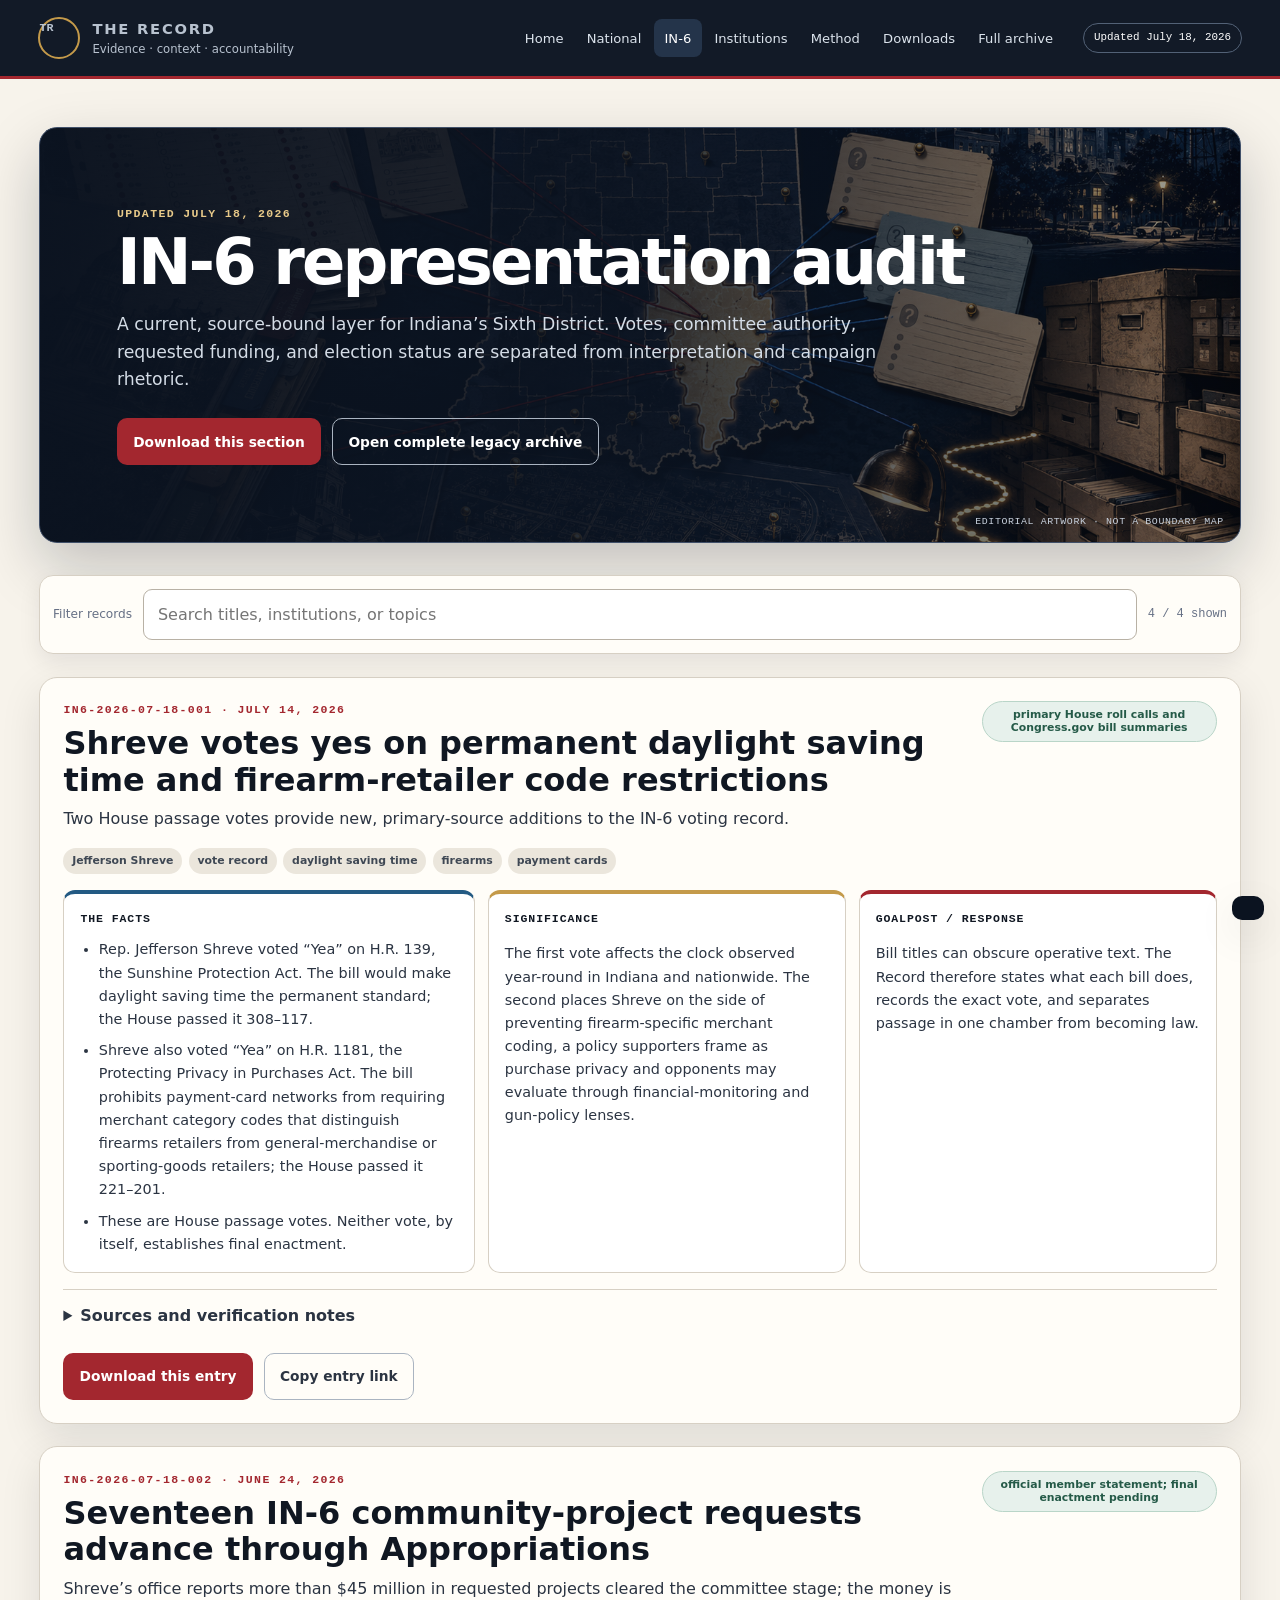
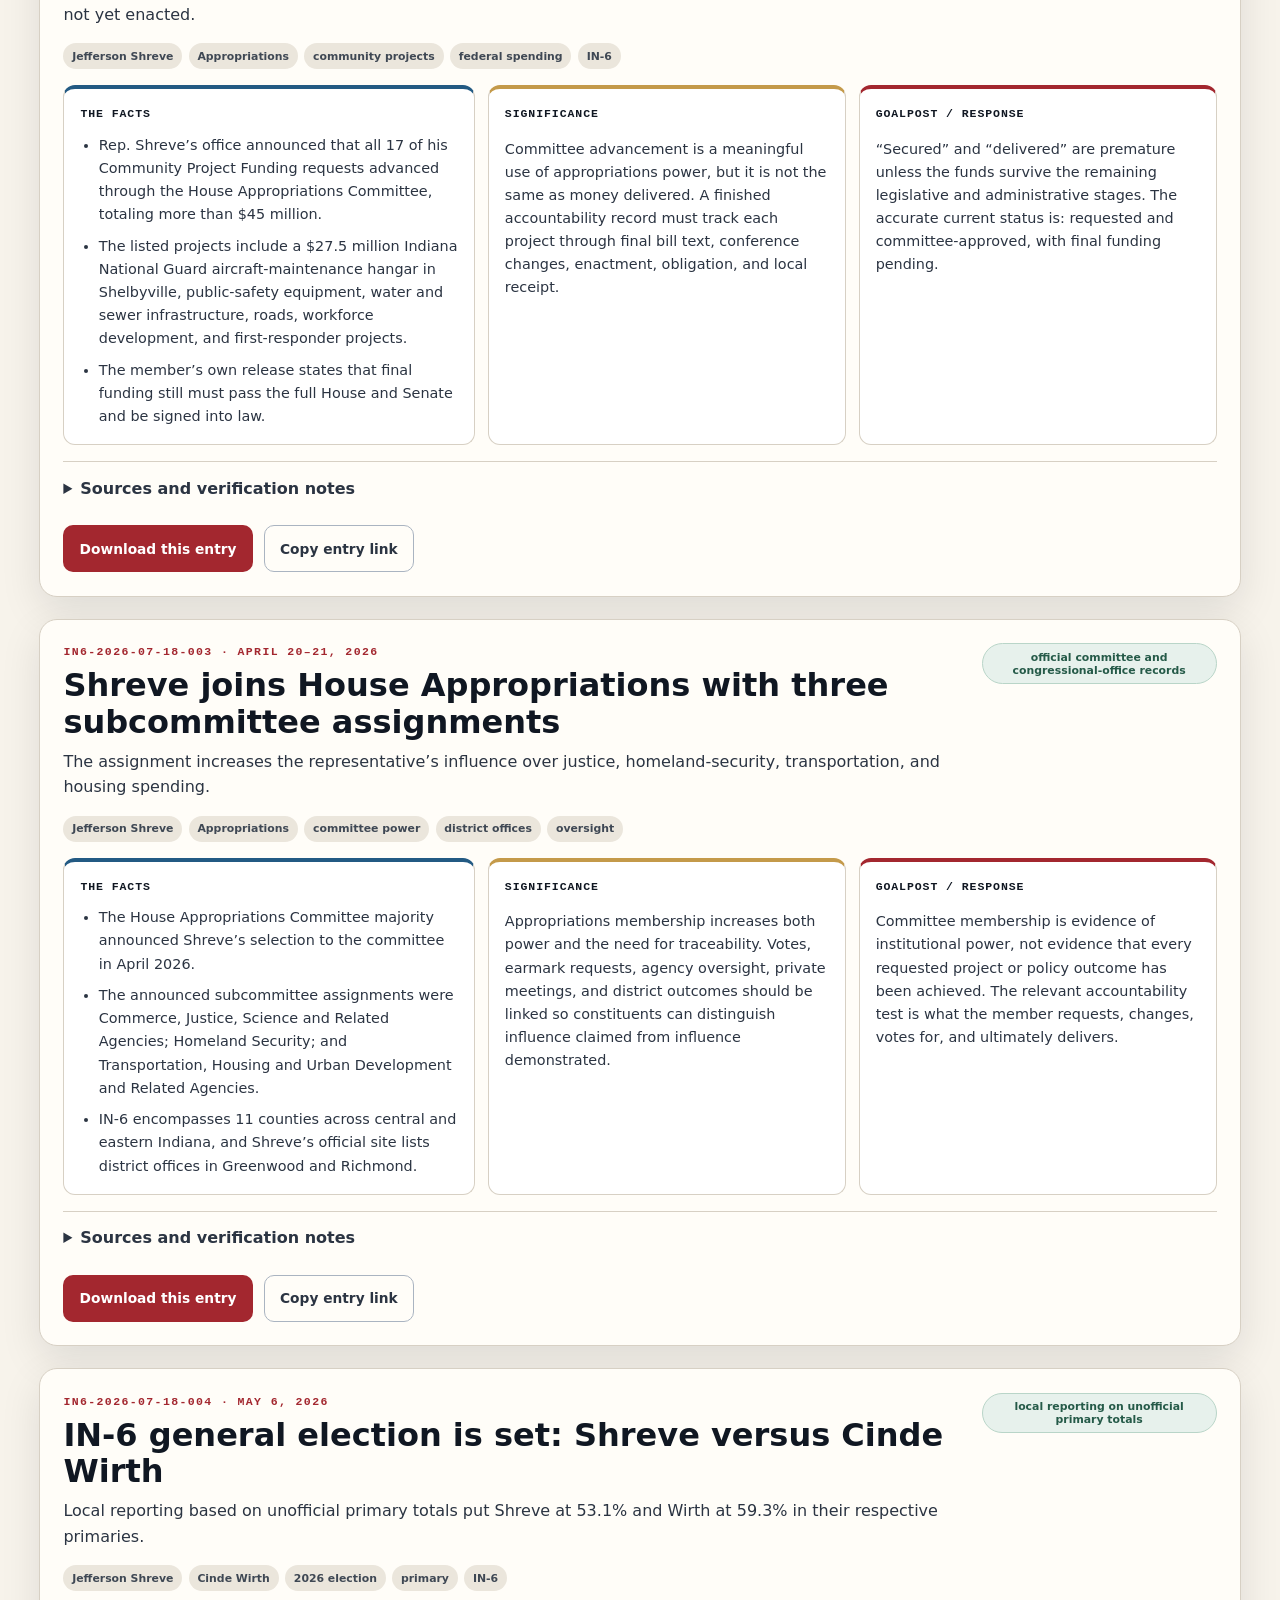
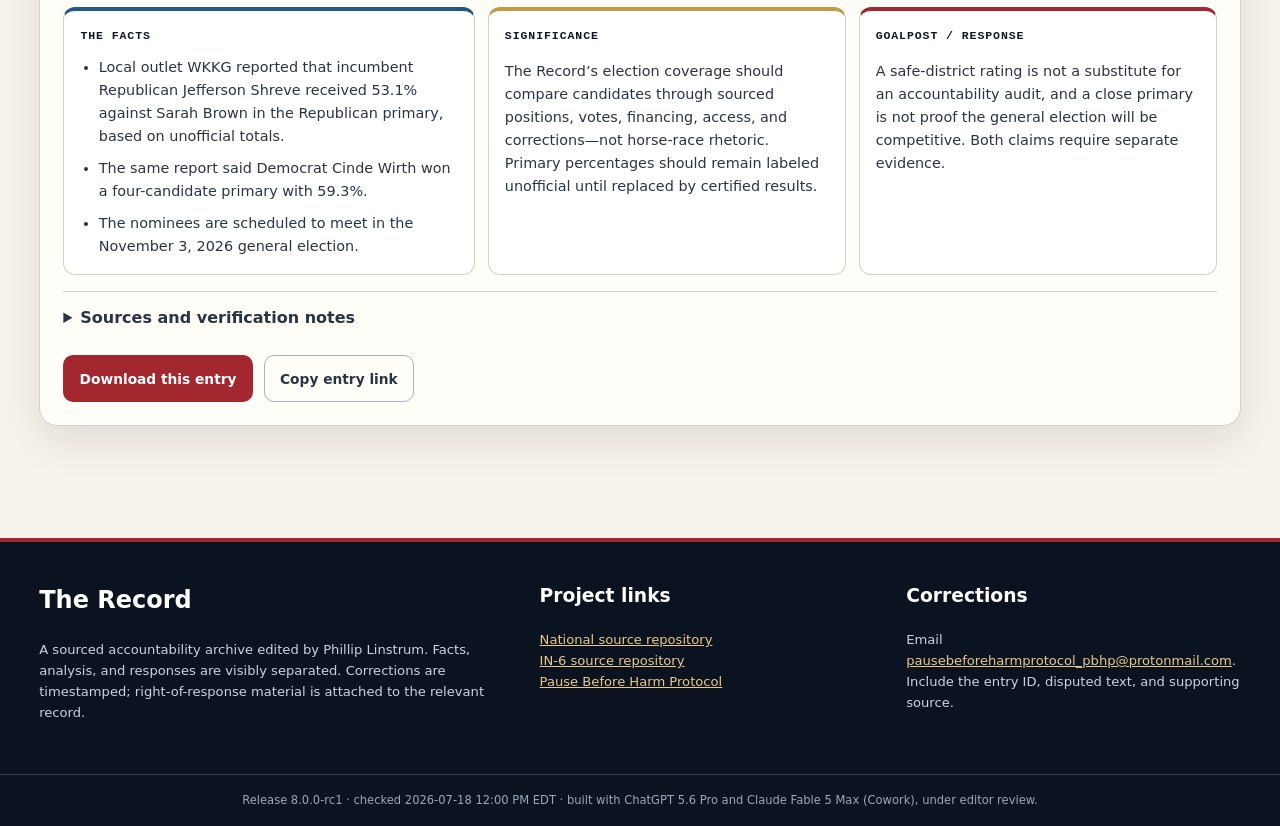
<file: current/in6/index.html>
<!doctype html><html lang="en"><head><meta charset="utf-8"><meta name="viewport" content="width=device-width,initial-scale=1"><meta name="description" content="A current, source-bound layer for Indiana’s Sixth District. Votes, committee authority, requested funding, and election status are separated from interpretation and campaign rhetoric."><meta name="theme-color" content="#0b1320"><meta property="og:title" content="The Record · Indiana Sixth District"><meta property="og:description" content="Votes, authority, requests, answers, and unanswered questions—with a preserved historical archive."><meta property="og:type" content="website"><meta property="og:image" content="https://pausebeforeharmprotocol.github.io/the-record-in6/current/assets/brand/in6-hero.png"><meta property="og:image:alt" content="An Indiana district evidence desk connecting votes, institutions, questions, and the preserved archive"><meta name="twitter:card" content="summary_large_image"><meta name="twitter:image" content="https://pausebeforeharmprotocol.github.io/the-record-in6/current/assets/brand/in6-hero.png"><title>IN‑6 representation audit · The Record</title><link rel="stylesheet" href="../assets/styles.css"></head><body class="route-in6"><a class="skip-link" href="#main">Skip to content</a><header class="site-header">
      <div class="header-inner">
        <a class="brand" href="../index.html"><span class="brand-mark">TR</span><span><strong>THE RECORD</strong><span>Evidence · context · accountability</span></span></a>
        <button class="nav-toggle" type="button" aria-expanded="false" aria-controls="primary-nav">Menu</button>
        <nav class="primary-nav" id="primary-nav" aria-label="Primary"><a href="../index.html">Home</a><a href="../national/index.html">National</a><a href="../in6/index.html" aria-current="page">IN-6</a><a href="../institutions/index.html">Institutions</a><a href="../methodology/index.html">Method</a><a href="../downloads/index.html">Downloads</a><a href="../archive/index.html">Full archive</a></nav>
        <span class="update-badge">Updated July 18, 2026</span>
      </div>
    </header><main id="main"><div class="container"><header class="page-head"><div class="eyebrow">Updated July 18, 2026</div><h1>IN‑6 representation audit</h1><p>A current, source-bound layer for Indiana’s Sixth District. Votes, committee authority, requested funding, and election status are separated from interpretation and campaign rhetoric.</p><div class="button-row"><a class="button button--primary" href="../downloads/index.html">Download this section</a><a class="button button--ghost" href="../archive/index.html">Open complete legacy archive</a></div></header><div class="search-panel"><label class="micro" for="record-search">Filter records</label><input id="record-search" data-record-search type="search" placeholder="Search titles, institutions, or topics"><span class="search-count"></span></div><section class="record-list"><article class="record-card" id="IN6-2026-07-18-001" data-searchable="shreve votes yes on permanent daylight saving time and firearm-retailer code restrictions two house passage votes provide new, primary-source additions to the in‑6 voting record. jefferson shreve vote record daylight saving time firearms payment cards u.s. house of representatives office of the clerk congress">
      <div class="record-card__head">
        <div>
          <div class="eyebrow">IN6-2026-07-18-001 · July 14, 2026</div>
          <h2>Shreve votes yes on permanent daylight saving time and firearm-retailer code restrictions</h2>
          <p class="dek">Two House passage votes provide new, primary-source additions to the IN‑6 voting record.</p>
        </div>
        <span class="status-pill">primary House roll calls and Congress.gov bill summaries</span>
      </div>
      <div class="chips"><span class="chip">Jefferson Shreve</span><span class="chip">vote record</span><span class="chip">daylight saving time</span><span class="chip">firearms</span><span class="chip">payment cards</span></div>
      <div class="three-layer">
        <section class="layer layer--facts"><h3>The facts</h3><ul><li>Rep. Jefferson Shreve voted “Yea” on H.R. 139, the Sunshine Protection Act. The bill would make daylight saving time the permanent standard; the House passed it 308–117.</li><li>Shreve also voted “Yea” on H.R. 1181, the Protecting Privacy in Purchases Act. The bill prohibits payment-card networks from requiring merchant category codes that distinguish firearms retailers from general-merchandise or sporting-goods retailers; the House passed it 221–201.</li><li>These are House passage votes. Neither vote, by itself, establishes final enactment.</li></ul></section>
        <section class="layer layer--significance"><h3>Significance</h3><p>The first vote affects the clock observed year-round in Indiana and nationwide. The second places Shreve on the side of preventing firearm-specific merchant coding, a policy supporters frame as purchase privacy and opponents may evaluate through financial-monitoring and gun-policy lenses.</p></section>
        <section class="layer layer--goalpost"><h3>Goalpost / response</h3><p>Bill titles can obscure operative text. The Record therefore states what each bill does, records the exact vote, and separates passage in one chamber from becoming law.</p></section>
      </div>
      <details class="sources"><summary>Sources and verification notes</summary><ul><li><a href="https://clerk.house.gov/Votes/2026238" target="_blank" rel="noopener">House Clerk Roll Call 238 — Sunshine Protection Act</a><span>primary official vote record</span></li>
<li><a href="https://www.congress.gov/bill/119th-congress/house-bill/139" target="_blank" rel="noopener">Congress.gov — H.R. 139 Sunshine Protection Act</a><span>primary bill text and CRS summary</span></li>
<li><a href="https://clerk.house.gov/Votes/2026240" target="_blank" rel="noopener">House Clerk Roll Call 240 — Protecting Privacy in Purchases Act</a><span>primary official vote record</span></li>
<li><a href="https://www.congress.gov/bill/119th-congress/house-bill/1181" target="_blank" rel="noopener">Congress.gov — H.R. 1181 Protecting Privacy in Purchases Act</a><span>primary bill text and CRS summary</span></li></ul><p class="micro">Checked 2026-07-18 12:00 PM EDT. Source type is shown because an official statement establishes what an institution says; it does not independently prove the institution’s interpretation.</p></details>
      <div class="card-actions">
        <a class="button button--primary" href="../artifacts/entries/IN6-2026-07-18-001.zip" download>Download this entry</a>
        <button class="button button--ghost copy-link" type="button" data-copy="#IN6-2026-07-18-001">Copy entry link</button>
      </div>
    </article><article class="record-card" id="IN6-2026-07-18-002" data-searchable="seventeen in‑6 community-project requests advance through appropriations shreve’s office reports more than $45 million in requested projects cleared the committee stage; the money is not yet enacted. jefferson shreve appropriations community projects federal spending in-6 house appropriations committee u.s. house u.s. senate the white house">
      <div class="record-card__head">
        <div>
          <div class="eyebrow">IN6-2026-07-18-002 · June 24, 2026</div>
          <h2>Seventeen IN‑6 community-project requests advance through Appropriations</h2>
          <p class="dek">Shreve’s office reports more than $45 million in requested projects cleared the committee stage; the money is not yet enacted.</p>
        </div>
        <span class="status-pill">official member statement; final enactment pending</span>
      </div>
      <div class="chips"><span class="chip">Jefferson Shreve</span><span class="chip">Appropriations</span><span class="chip">community projects</span><span class="chip">federal spending</span><span class="chip">IN-6</span></div>
      <div class="three-layer">
        <section class="layer layer--facts"><h3>The facts</h3><ul><li>Rep. Shreve’s office announced that all 17 of his Community Project Funding requests advanced through the House Appropriations Committee, totaling more than $45 million.</li><li>The listed projects include a $27.5 million Indiana National Guard aircraft-maintenance hangar in Shelbyville, public-safety equipment, water and sewer infrastructure, roads, workforce development, and first-responder projects.</li><li>The member’s own release states that final funding still must pass the full House and Senate and be signed into law.</li></ul></section>
        <section class="layer layer--significance"><h3>Significance</h3><p>Committee advancement is a meaningful use of appropriations power, but it is not the same as money delivered. A finished accountability record must track each project through final bill text, conference changes, enactment, obligation, and local receipt.</p></section>
        <section class="layer layer--goalpost"><h3>Goalpost / response</h3><p>“Secured” and “delivered” are premature unless the funds survive the remaining legislative and administrative stages. The accurate current status is: requested and committee-approved, with final funding pending.</p></section>
      </div>
      <details class="sources"><summary>Sources and verification notes</summary><ul><li><a href="https://shreve.house.gov/media/press-releases/shreve-secures-committee-approval-17-community-projects-advancing-more-45" target="_blank" rel="noopener">Rep. Shreve release — 17 community projects advance</a><span>official member statement</span></li></ul><p class="micro">Checked 2026-07-18 12:00 PM EDT. Source type is shown because an official statement establishes what an institution says; it does not independently prove the institution’s interpretation.</p></details>
      <div class="card-actions">
        <a class="button button--primary" href="../artifacts/entries/IN6-2026-07-18-002.zip" download>Download this entry</a>
        <button class="button button--ghost copy-link" type="button" data-copy="#IN6-2026-07-18-002">Copy entry link</button>
      </div>
    </article><article class="record-card" id="IN6-2026-07-18-003" data-searchable="shreve joins house appropriations with three subcommittee assignments the assignment increases the representative’s influence over justice, homeland-security, transportation, and housing spending. jefferson shreve appropriations committee power district offices oversight house appropriations committee office of rep. jefferson shreve">
      <div class="record-card__head">
        <div>
          <div class="eyebrow">IN6-2026-07-18-003 · April 20–21, 2026</div>
          <h2>Shreve joins House Appropriations with three subcommittee assignments</h2>
          <p class="dek">The assignment increases the representative’s influence over justice, homeland-security, transportation, and housing spending.</p>
        </div>
        <span class="status-pill">official committee and congressional-office records</span>
      </div>
      <div class="chips"><span class="chip">Jefferson Shreve</span><span class="chip">Appropriations</span><span class="chip">committee power</span><span class="chip">district offices</span><span class="chip">oversight</span></div>
      <div class="three-layer">
        <section class="layer layer--facts"><h3>The facts</h3><ul><li>The House Appropriations Committee majority announced Shreve’s selection to the committee in April 2026.</li><li>The announced subcommittee assignments were Commerce, Justice, Science and Related Agencies; Homeland Security; and Transportation, Housing and Urban Development and Related Agencies.</li><li>IN‑6 encompasses 11 counties across central and eastern Indiana, and Shreve’s official site lists district offices in Greenwood and Richmond.</li></ul></section>
        <section class="layer layer--significance"><h3>Significance</h3><p>Appropriations membership increases both power and the need for traceability. Votes, earmark requests, agency oversight, private meetings, and district outcomes should be linked so constituents can distinguish influence claimed from influence demonstrated.</p></section>
        <section class="layer layer--goalpost"><h3>Goalpost / response</h3><p>Committee membership is evidence of institutional power, not evidence that every requested project or policy outcome has been achieved. The relevant accountability test is what the member requests, changes, votes for, and ultimately delivers.</p></section>
      </div>
      <details class="sources"><summary>Sources and verification notes</summary><ul><li><a href="https://appropriations.house.gov/news/press-releases/cole-welcomes-rep-jefferson-shreve-appropriations-committee" target="_blank" rel="noopener">House Appropriations — Shreve committee assignment</a><span>official committee statement</span></li>
<li><a href="https://shreve.house.gov/about/our-district" target="_blank" rel="noopener">Rep. Shreve — official district description and offices</a><span>official current reference</span></li></ul><p class="micro">Checked 2026-07-18 12:00 PM EDT. Source type is shown because an official statement establishes what an institution says; it does not independently prove the institution’s interpretation.</p></details>
      <div class="card-actions">
        <a class="button button--primary" href="../artifacts/entries/IN6-2026-07-18-003.zip" download>Download this entry</a>
        <button class="button button--ghost copy-link" type="button" data-copy="#IN6-2026-07-18-003">Copy entry link</button>
      </div>
    </article><article class="record-card" id="IN6-2026-07-18-004" data-searchable="in‑6 general election is set: shreve versus cinde wirth local reporting based on unofficial primary totals put shreve at 53.1% and wirth at 59.3% in their respective primaries. jefferson shreve cinde wirth 2026 election primary in-6 indiana election system u.s. house">
      <div class="record-card__head">
        <div>
          <div class="eyebrow">IN6-2026-07-18-004 · May 6, 2026</div>
          <h2>IN‑6 general election is set: Shreve versus Cinde Wirth</h2>
          <p class="dek">Local reporting based on unofficial primary totals put Shreve at 53.1% and Wirth at 59.3% in their respective primaries.</p>
        </div>
        <span class="status-pill">local reporting on unofficial primary totals</span>
      </div>
      <div class="chips"><span class="chip">Jefferson Shreve</span><span class="chip">Cinde Wirth</span><span class="chip">2026 election</span><span class="chip">primary</span><span class="chip">IN-6</span></div>
      <div class="three-layer">
        <section class="layer layer--facts"><h3>The facts</h3><ul><li>Local outlet WKKG reported that incumbent Republican Jefferson Shreve received 53.1% against Sarah Brown in the Republican primary, based on unofficial totals.</li><li>The same report said Democrat Cinde Wirth won a four-candidate primary with 59.3%.</li><li>The nominees are scheduled to meet in the November 3, 2026 general election.</li></ul></section>
        <section class="layer layer--significance"><h3>Significance</h3><p>The Record’s election coverage should compare candidates through sourced positions, votes, financing, access, and corrections—not horse-race rhetoric. Primary percentages should remain labeled unofficial until replaced by certified results.</p></section>
        <section class="layer layer--goalpost"><h3>Goalpost / response</h3><p>A safe-district rating is not a substitute for an accountability audit, and a close primary is not proof the general election will be competitive. Both claims require separate evidence.</p></section>
      </div>
      <details class="sources"><summary>Sources and verification notes</summary><ul><li><a href="https://wkkg.com/local-news/republican-incumbents-win-congressional-primaries/" target="_blank" rel="noopener">WKKG — IN-6 primary results</a><span>local reporting; results described as unofficial</span></li></ul><p class="micro">Checked 2026-07-18 12:00 PM EDT. Source type is shown because an official statement establishes what an institution says; it does not independently prove the institution’s interpretation.</p></details>
      <div class="card-actions">
        <a class="button button--primary" href="../artifacts/entries/IN6-2026-07-18-004.zip" download>Download this entry</a>
        <button class="button button--ghost copy-link" type="button" data-copy="#IN6-2026-07-18-004">Copy entry link</button>
      </div>
    </article></section></div></main><footer class="site-footer"><div class="footer-inner">
      <section><h2>The Record</h2><p>A sourced accountability archive edited by Phillip Linstrum. Facts, analysis, and responses are visibly separated. Corrections are timestamped; right-of-response material is attached to the relevant record.</p></section>
      <section><h3>Project links</h3><p><a href="https://github.com/PauseBeforeHarmProtocol/the-record" target="_blank" rel="noopener">National source repository</a><br><a href="https://github.com/PauseBeforeHarmProtocol/the-record-in6" target="_blank" rel="noopener">IN-6 source repository</a><br><a href="https://github.com/PauseBeforeHarmProtocol/pbhp" target="_blank" rel="noopener">Pause Before Harm Protocol</a></p></section>
      <section><h3>Corrections</h3><p>Email <a href="mailto:pausebeforeharmprotocol_pbhp@protonmail.com">pausebeforeharmprotocol_pbhp@protonmail.com</a>. Include the entry ID, disputed text, and supporting source.</p></section>
    </div><div class="footer-bottom">Release 8.0.0-rc1 · checked 2026-07-18 12:00 PM EDT · built with ChatGPT 5.6 Pro and Claude Fable 5 Max (Cowork), under editor review.</div></footer><div class="toast" role="status" aria-live="polite"></div><script src="../assets/site.js"></script></body></html>
</file>
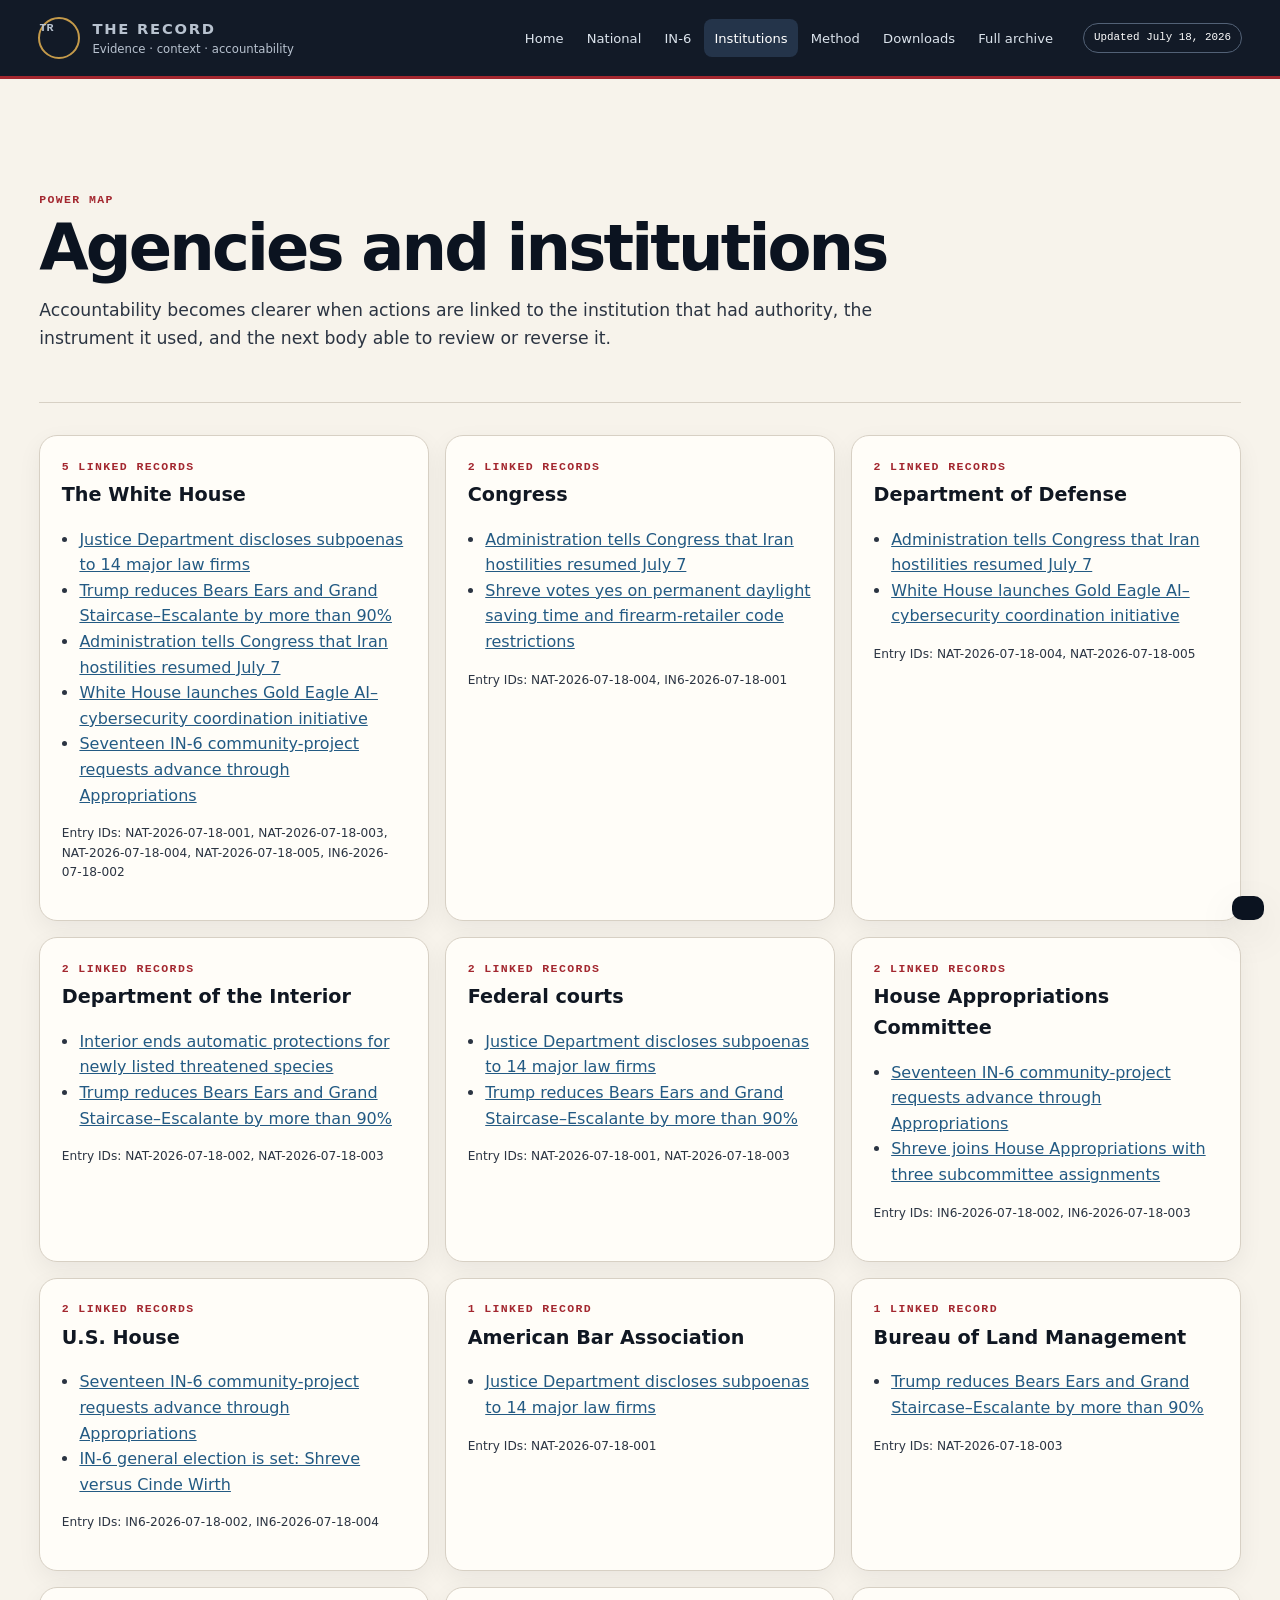
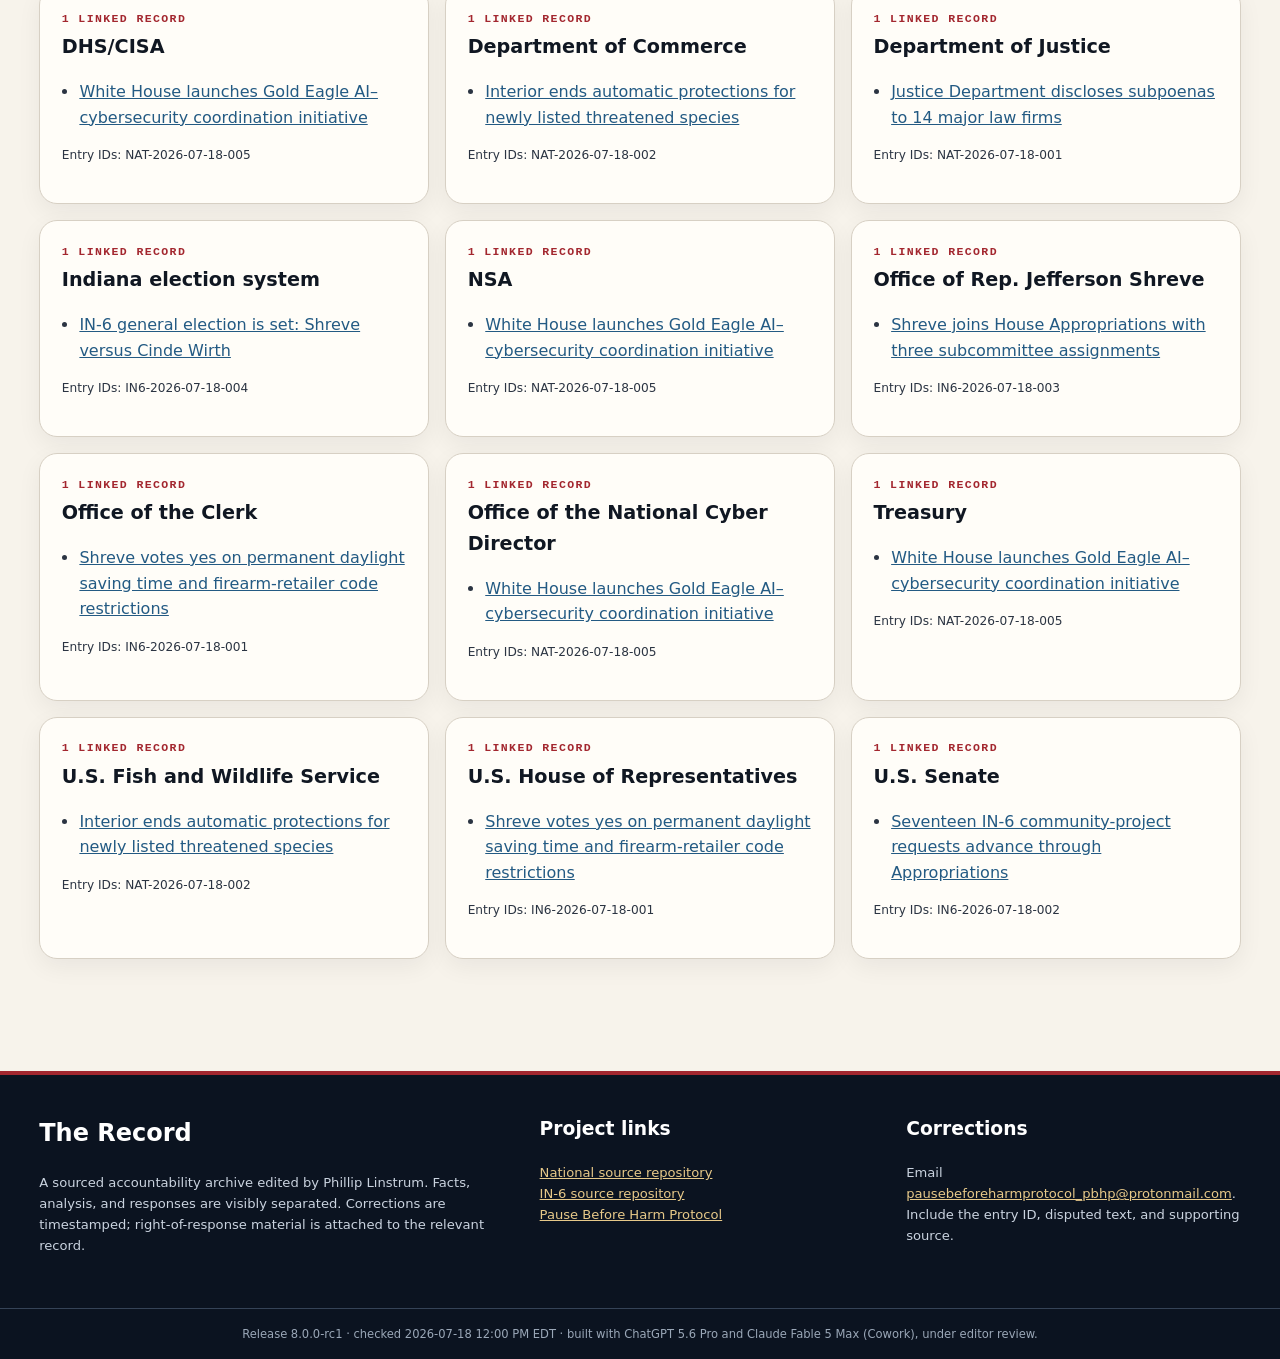
<file: current/institutions/index.html>
<!doctype html><html lang="en"><head><meta charset="utf-8"><meta name="viewport" content="width=device-width,initial-scale=1"><meta name="description" content="Institution map for the July 18 release."><meta name="theme-color" content="#0b1320"><title>Agencies and institutions · The Record</title><link rel="stylesheet" href="../assets/styles.css"></head><body><a class="skip-link" href="#main">Skip to content</a><header class="site-header">
      <div class="header-inner">
        <a class="brand" href="../index.html"><span class="brand-mark">TR</span><span><strong>THE RECORD</strong><span>Evidence · context · accountability</span></span></a>
        <button class="nav-toggle" type="button" aria-expanded="false" aria-controls="primary-nav">Menu</button>
        <nav class="primary-nav" id="primary-nav" aria-label="Primary"><a href="../index.html">Home</a><a href="../national/index.html">National</a><a href="../in6/index.html">IN-6</a><a href="../institutions/index.html" aria-current="page">Institutions</a><a href="../methodology/index.html">Method</a><a href="../downloads/index.html">Downloads</a><a href="../archive/index.html">Full archive</a></nav>
        <span class="update-badge">Updated July 18, 2026</span>
      </div>
    </header><main id="main"><div class="container"><header class="page-head"><div class="eyebrow">Power map</div><h1>Agencies and institutions</h1><p>Accountability becomes clearer when actions are linked to the institution that had authority, the instrument it used, and the next body able to review or reverse it.</p></header><section class="institution-grid"><article class="institution-card"><div class="eyebrow">5 linked records</div><h3>The White House</h3><ul><li><a href="../national/index.html#NAT-2026-07-18-001">Justice Department discloses subpoenas to 14 major law firms</a></li><li><a href="../national/index.html#NAT-2026-07-18-003">Trump reduces Bears Ears and Grand Staircase–Escalante by more than 90%</a></li><li><a href="../national/index.html#NAT-2026-07-18-004">Administration tells Congress that Iran hostilities resumed July 7</a></li><li><a href="../national/index.html#NAT-2026-07-18-005">White House launches Gold Eagle AI–cybersecurity coordination initiative</a></li><li><a href="../in6/index.html#IN6-2026-07-18-002">Seventeen IN‑6 community-project requests advance through Appropriations</a></li></ul><p class="micro">Entry IDs: NAT-2026-07-18-001, NAT-2026-07-18-003, NAT-2026-07-18-004, NAT-2026-07-18-005, IN6-2026-07-18-002</p></article><article class="institution-card"><div class="eyebrow">2 linked records</div><h3>Congress</h3><ul><li><a href="../national/index.html#NAT-2026-07-18-004">Administration tells Congress that Iran hostilities resumed July 7</a></li><li><a href="../in6/index.html#IN6-2026-07-18-001">Shreve votes yes on permanent daylight saving time and firearm-retailer code restrictions</a></li></ul><p class="micro">Entry IDs: NAT-2026-07-18-004, IN6-2026-07-18-001</p></article><article class="institution-card"><div class="eyebrow">2 linked records</div><h3>Department of Defense</h3><ul><li><a href="../national/index.html#NAT-2026-07-18-004">Administration tells Congress that Iran hostilities resumed July 7</a></li><li><a href="../national/index.html#NAT-2026-07-18-005">White House launches Gold Eagle AI–cybersecurity coordination initiative</a></li></ul><p class="micro">Entry IDs: NAT-2026-07-18-004, NAT-2026-07-18-005</p></article><article class="institution-card"><div class="eyebrow">2 linked records</div><h3>Department of the Interior</h3><ul><li><a href="../national/index.html#NAT-2026-07-18-002">Interior ends automatic protections for newly listed threatened species</a></li><li><a href="../national/index.html#NAT-2026-07-18-003">Trump reduces Bears Ears and Grand Staircase–Escalante by more than 90%</a></li></ul><p class="micro">Entry IDs: NAT-2026-07-18-002, NAT-2026-07-18-003</p></article><article class="institution-card"><div class="eyebrow">2 linked records</div><h3>Federal courts</h3><ul><li><a href="../national/index.html#NAT-2026-07-18-001">Justice Department discloses subpoenas to 14 major law firms</a></li><li><a href="../national/index.html#NAT-2026-07-18-003">Trump reduces Bears Ears and Grand Staircase–Escalante by more than 90%</a></li></ul><p class="micro">Entry IDs: NAT-2026-07-18-001, NAT-2026-07-18-003</p></article><article class="institution-card"><div class="eyebrow">2 linked records</div><h3>House Appropriations Committee</h3><ul><li><a href="../in6/index.html#IN6-2026-07-18-002">Seventeen IN‑6 community-project requests advance through Appropriations</a></li><li><a href="../in6/index.html#IN6-2026-07-18-003">Shreve joins House Appropriations with three subcommittee assignments</a></li></ul><p class="micro">Entry IDs: IN6-2026-07-18-002, IN6-2026-07-18-003</p></article><article class="institution-card"><div class="eyebrow">2 linked records</div><h3>U.S. House</h3><ul><li><a href="../in6/index.html#IN6-2026-07-18-002">Seventeen IN‑6 community-project requests advance through Appropriations</a></li><li><a href="../in6/index.html#IN6-2026-07-18-004">IN‑6 general election is set: Shreve versus Cinde Wirth</a></li></ul><p class="micro">Entry IDs: IN6-2026-07-18-002, IN6-2026-07-18-004</p></article><article class="institution-card"><div class="eyebrow">1 linked record</div><h3>American Bar Association</h3><ul><li><a href="../national/index.html#NAT-2026-07-18-001">Justice Department discloses subpoenas to 14 major law firms</a></li></ul><p class="micro">Entry IDs: NAT-2026-07-18-001</p></article><article class="institution-card"><div class="eyebrow">1 linked record</div><h3>Bureau of Land Management</h3><ul><li><a href="../national/index.html#NAT-2026-07-18-003">Trump reduces Bears Ears and Grand Staircase–Escalante by more than 90%</a></li></ul><p class="micro">Entry IDs: NAT-2026-07-18-003</p></article><article class="institution-card"><div class="eyebrow">1 linked record</div><h3>DHS/CISA</h3><ul><li><a href="../national/index.html#NAT-2026-07-18-005">White House launches Gold Eagle AI–cybersecurity coordination initiative</a></li></ul><p class="micro">Entry IDs: NAT-2026-07-18-005</p></article><article class="institution-card"><div class="eyebrow">1 linked record</div><h3>Department of Commerce</h3><ul><li><a href="../national/index.html#NAT-2026-07-18-002">Interior ends automatic protections for newly listed threatened species</a></li></ul><p class="micro">Entry IDs: NAT-2026-07-18-002</p></article><article class="institution-card"><div class="eyebrow">1 linked record</div><h3>Department of Justice</h3><ul><li><a href="../national/index.html#NAT-2026-07-18-001">Justice Department discloses subpoenas to 14 major law firms</a></li></ul><p class="micro">Entry IDs: NAT-2026-07-18-001</p></article><article class="institution-card"><div class="eyebrow">1 linked record</div><h3>Indiana election system</h3><ul><li><a href="../in6/index.html#IN6-2026-07-18-004">IN‑6 general election is set: Shreve versus Cinde Wirth</a></li></ul><p class="micro">Entry IDs: IN6-2026-07-18-004</p></article><article class="institution-card"><div class="eyebrow">1 linked record</div><h3>NSA</h3><ul><li><a href="../national/index.html#NAT-2026-07-18-005">White House launches Gold Eagle AI–cybersecurity coordination initiative</a></li></ul><p class="micro">Entry IDs: NAT-2026-07-18-005</p></article><article class="institution-card"><div class="eyebrow">1 linked record</div><h3>Office of Rep. Jefferson Shreve</h3><ul><li><a href="../in6/index.html#IN6-2026-07-18-003">Shreve joins House Appropriations with three subcommittee assignments</a></li></ul><p class="micro">Entry IDs: IN6-2026-07-18-003</p></article><article class="institution-card"><div class="eyebrow">1 linked record</div><h3>Office of the Clerk</h3><ul><li><a href="../in6/index.html#IN6-2026-07-18-001">Shreve votes yes on permanent daylight saving time and firearm-retailer code restrictions</a></li></ul><p class="micro">Entry IDs: IN6-2026-07-18-001</p></article><article class="institution-card"><div class="eyebrow">1 linked record</div><h3>Office of the National Cyber Director</h3><ul><li><a href="../national/index.html#NAT-2026-07-18-005">White House launches Gold Eagle AI–cybersecurity coordination initiative</a></li></ul><p class="micro">Entry IDs: NAT-2026-07-18-005</p></article><article class="institution-card"><div class="eyebrow">1 linked record</div><h3>Treasury</h3><ul><li><a href="../national/index.html#NAT-2026-07-18-005">White House launches Gold Eagle AI–cybersecurity coordination initiative</a></li></ul><p class="micro">Entry IDs: NAT-2026-07-18-005</p></article><article class="institution-card"><div class="eyebrow">1 linked record</div><h3>U.S. Fish and Wildlife Service</h3><ul><li><a href="../national/index.html#NAT-2026-07-18-002">Interior ends automatic protections for newly listed threatened species</a></li></ul><p class="micro">Entry IDs: NAT-2026-07-18-002</p></article><article class="institution-card"><div class="eyebrow">1 linked record</div><h3>U.S. House of Representatives</h3><ul><li><a href="../in6/index.html#IN6-2026-07-18-001">Shreve votes yes on permanent daylight saving time and firearm-retailer code restrictions</a></li></ul><p class="micro">Entry IDs: IN6-2026-07-18-001</p></article><article class="institution-card"><div class="eyebrow">1 linked record</div><h3>U.S. Senate</h3><ul><li><a href="../in6/index.html#IN6-2026-07-18-002">Seventeen IN‑6 community-project requests advance through Appropriations</a></li></ul><p class="micro">Entry IDs: IN6-2026-07-18-002</p></article></section></div></main><footer class="site-footer"><div class="footer-inner">
      <section><h2>The Record</h2><p>A sourced accountability archive edited by Phillip Linstrum. Facts, analysis, and responses are visibly separated. Corrections are timestamped; right-of-response material is attached to the relevant record.</p></section>
      <section><h3>Project links</h3><p><a href="https://github.com/PauseBeforeHarmProtocol/the-record" target="_blank" rel="noopener">National source repository</a><br><a href="https://github.com/PauseBeforeHarmProtocol/the-record-in6" target="_blank" rel="noopener">IN-6 source repository</a><br><a href="https://github.com/PauseBeforeHarmProtocol/pbhp" target="_blank" rel="noopener">Pause Before Harm Protocol</a></p></section>
      <section><h3>Corrections</h3><p>Email <a href="mailto:pausebeforeharmprotocol_pbhp@protonmail.com">pausebeforeharmprotocol_pbhp@protonmail.com</a>. Include the entry ID, disputed text, and supporting source.</p></section>
    </div><div class="footer-bottom">Release 8.0.0-rc1 · checked 2026-07-18 12:00 PM EDT · built with ChatGPT 5.6 Pro and Claude Fable 5 Max (Cowork), under editor review.</div></footer><div class="toast" role="status" aria-live="polite"></div><script src="../assets/site.js"></script></body></html>
</file>
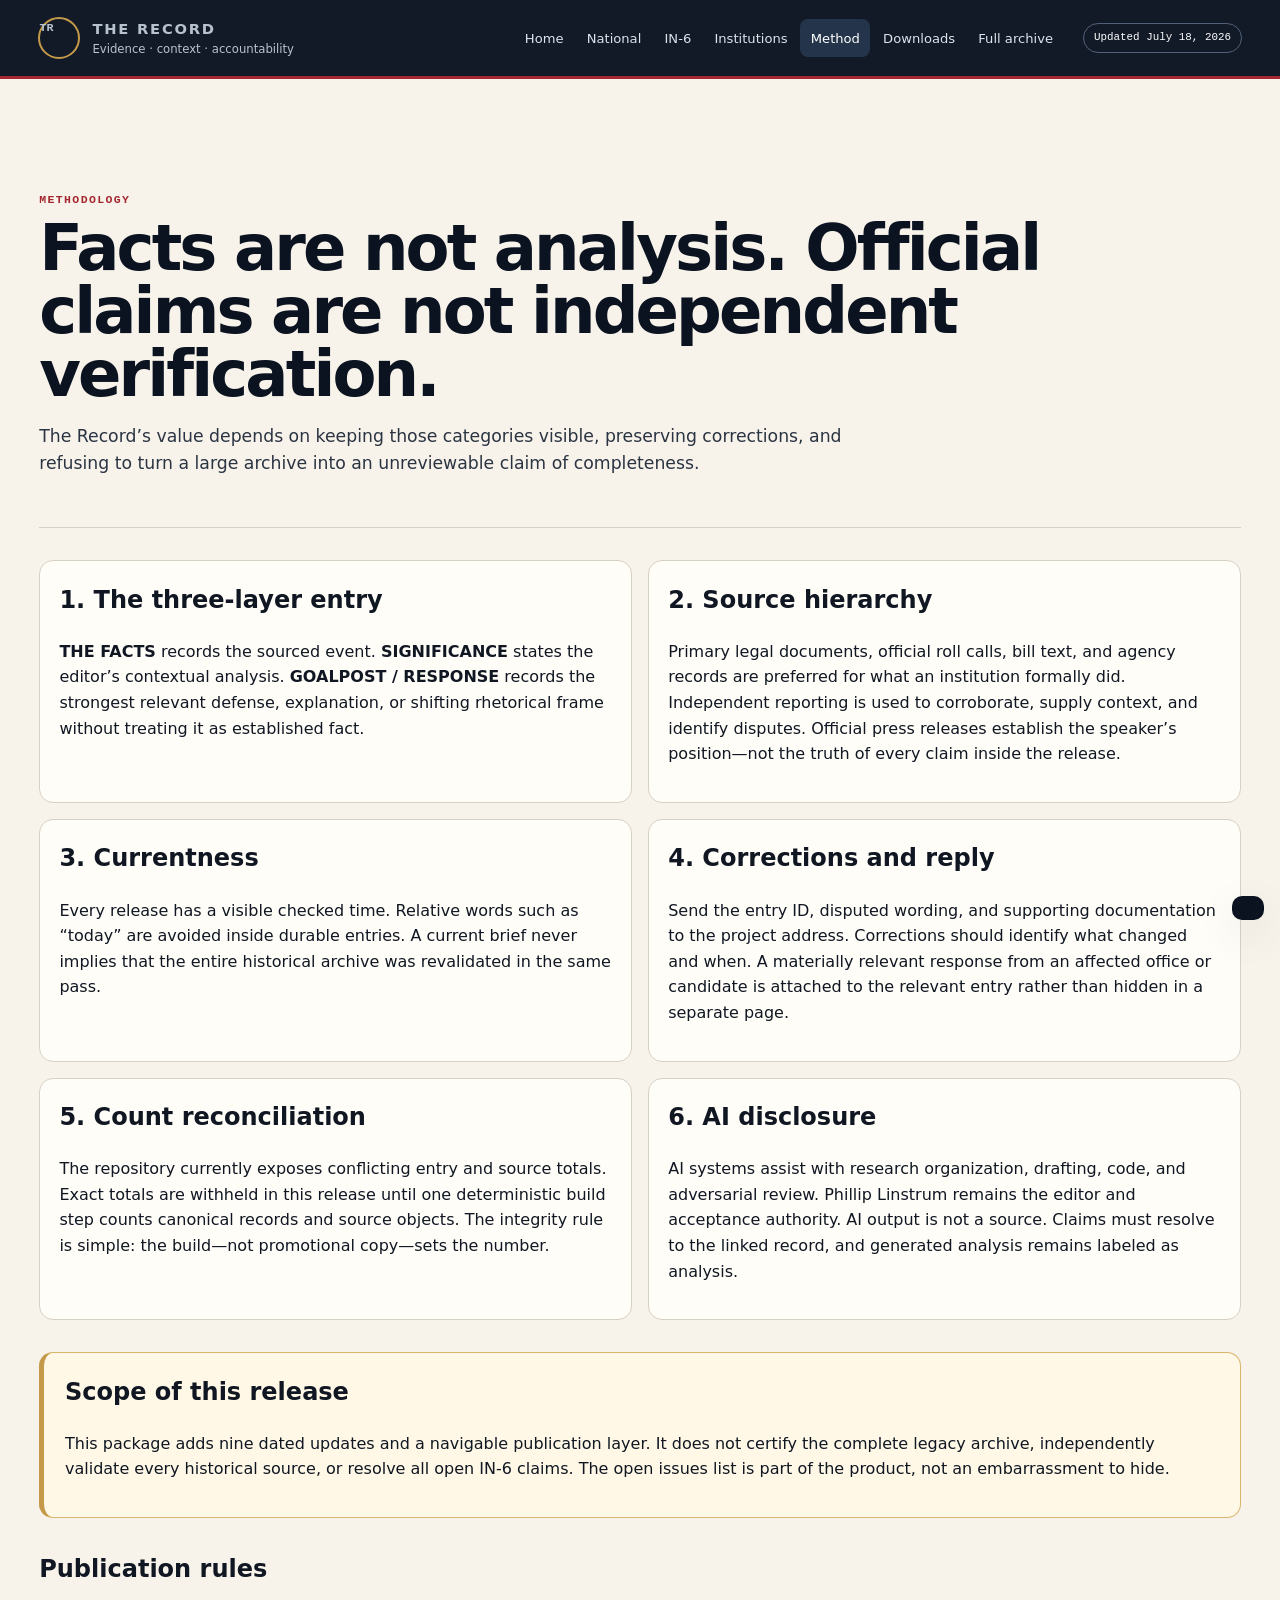
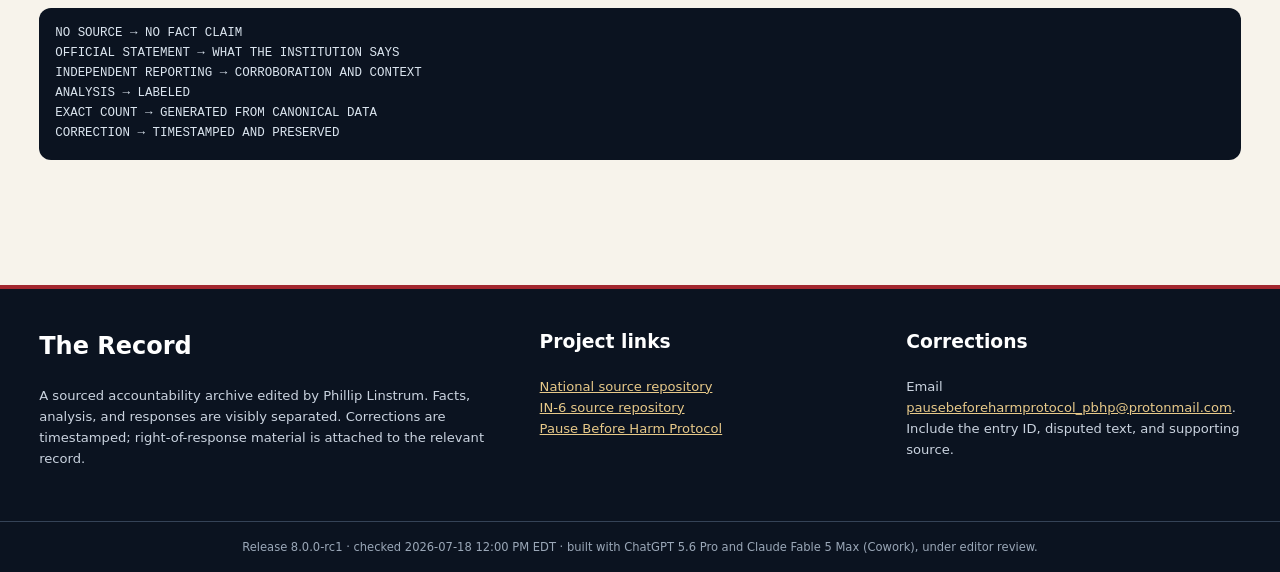
<file: current/methodology/index.html>
<!doctype html><html lang="en"><head><meta charset="utf-8"><meta name="viewport" content="width=device-width,initial-scale=1"><meta name="description" content="Evidence, correction, currentness, and AI rules for The Record."><meta name="theme-color" content="#0b1320"><title>Methodology · The Record</title><link rel="stylesheet" href="../assets/styles.css"></head><body><a class="skip-link" href="#main">Skip to content</a><header class="site-header">
      <div class="header-inner">
        <a class="brand" href="../index.html"><span class="brand-mark">TR</span><span><strong>THE RECORD</strong><span>Evidence · context · accountability</span></span></a>
        <button class="nav-toggle" type="button" aria-expanded="false" aria-controls="primary-nav">Menu</button>
        <nav class="primary-nav" id="primary-nav" aria-label="Primary"><a href="../index.html">Home</a><a href="../national/index.html">National</a><a href="../in6/index.html">IN-6</a><a href="../institutions/index.html">Institutions</a><a href="../methodology/index.html" aria-current="page">Method</a><a href="../downloads/index.html">Downloads</a><a href="../archive/index.html">Full archive</a></nav>
        <span class="update-badge">Updated July 18, 2026</span>
      </div>
    </header><main id="main"><div class="container"><header class="page-head"><div class="eyebrow">Methodology</div><h1>Facts are not analysis. Official claims are not independent verification.</h1><p>The Record’s value depends on keeping those categories visible, preserving corrections, and refusing to turn a large archive into an unreviewable claim of completeness.</p></header>
<section class="method-grid">
<article class="method-card"><h2>1. The three-layer entry</h2><p><strong>THE FACTS</strong> records the sourced event. <strong>SIGNIFICANCE</strong> states the editor’s contextual analysis. <strong>GOALPOST / RESPONSE</strong> records the strongest relevant defense, explanation, or shifting rhetorical frame without treating it as established fact.</p></article>
<article class="method-card"><h2>2. Source hierarchy</h2><p>Primary legal documents, official roll calls, bill text, and agency records are preferred for what an institution formally did. Independent reporting is used to corroborate, supply context, and identify disputes. Official press releases establish the speaker’s position—not the truth of every claim inside the release.</p></article>
<article class="method-card"><h2>3. Currentness</h2><p>Every release has a visible checked time. Relative words such as “today” are avoided inside durable entries. A current brief never implies that the entire historical archive was revalidated in the same pass.</p></article>
<article class="method-card"><h2>4. Corrections and reply</h2><p>Send the entry ID, disputed wording, and supporting documentation to the project address. Corrections should identify what changed and when. A materially relevant response from an affected office or candidate is attached to the relevant entry rather than hidden in a separate page.</p></article>
<article class="method-card"><h2>5. Count reconciliation</h2><p>The repository currently exposes conflicting entry and source totals. Exact totals are withheld in this release until one deterministic build step counts canonical records and source objects. The integrity rule is simple: the build—not promotional copy—sets the number.</p></article>
<article class="method-card"><h2>6. AI disclosure</h2><p>AI systems assist with research organization, drafting, code, and adversarial review. Phillip Linstrum remains the editor and acceptance authority. AI output is not a source. Claims must resolve to the linked record, and generated analysis remains labeled as analysis.</p></article>
</section>
<div class="integrity-note"><h2>Scope of this release</h2><p>This package adds nine dated updates and a navigable publication layer. It does not certify the complete legacy archive, independently validate every historical source, or resolve all open IN‑6 claims. The open issues list is part of the product, not an embarrassment to hide.</p></div>
<h2>Publication rules</h2><pre class="code-note">NO SOURCE → NO FACT CLAIM
OFFICIAL STATEMENT → WHAT THE INSTITUTION SAYS
INDEPENDENT REPORTING → CORROBORATION AND CONTEXT
ANALYSIS → LABELED
EXACT COUNT → GENERATED FROM CANONICAL DATA
CORRECTION → TIMESTAMPED AND PRESERVED</pre></div></main><footer class="site-footer"><div class="footer-inner">
      <section><h2>The Record</h2><p>A sourced accountability archive edited by Phillip Linstrum. Facts, analysis, and responses are visibly separated. Corrections are timestamped; right-of-response material is attached to the relevant record.</p></section>
      <section><h3>Project links</h3><p><a href="https://github.com/PauseBeforeHarmProtocol/the-record" target="_blank" rel="noopener">National source repository</a><br><a href="https://github.com/PauseBeforeHarmProtocol/the-record-in6" target="_blank" rel="noopener">IN-6 source repository</a><br><a href="https://github.com/PauseBeforeHarmProtocol/pbhp" target="_blank" rel="noopener">Pause Before Harm Protocol</a></p></section>
      <section><h3>Corrections</h3><p>Email <a href="mailto:pausebeforeharmprotocol_pbhp@protonmail.com">pausebeforeharmprotocol_pbhp@protonmail.com</a>. Include the entry ID, disputed text, and supporting source.</p></section>
    </div><div class="footer-bottom">Release 8.0.0-rc1 · checked 2026-07-18 12:00 PM EDT · built with ChatGPT 5.6 Pro and Claude Fable 5 Max (Cowork), under editor review.</div></footer><div class="toast" role="status" aria-live="polite"></div><script src="../assets/site.js"></script></body></html>
</file>
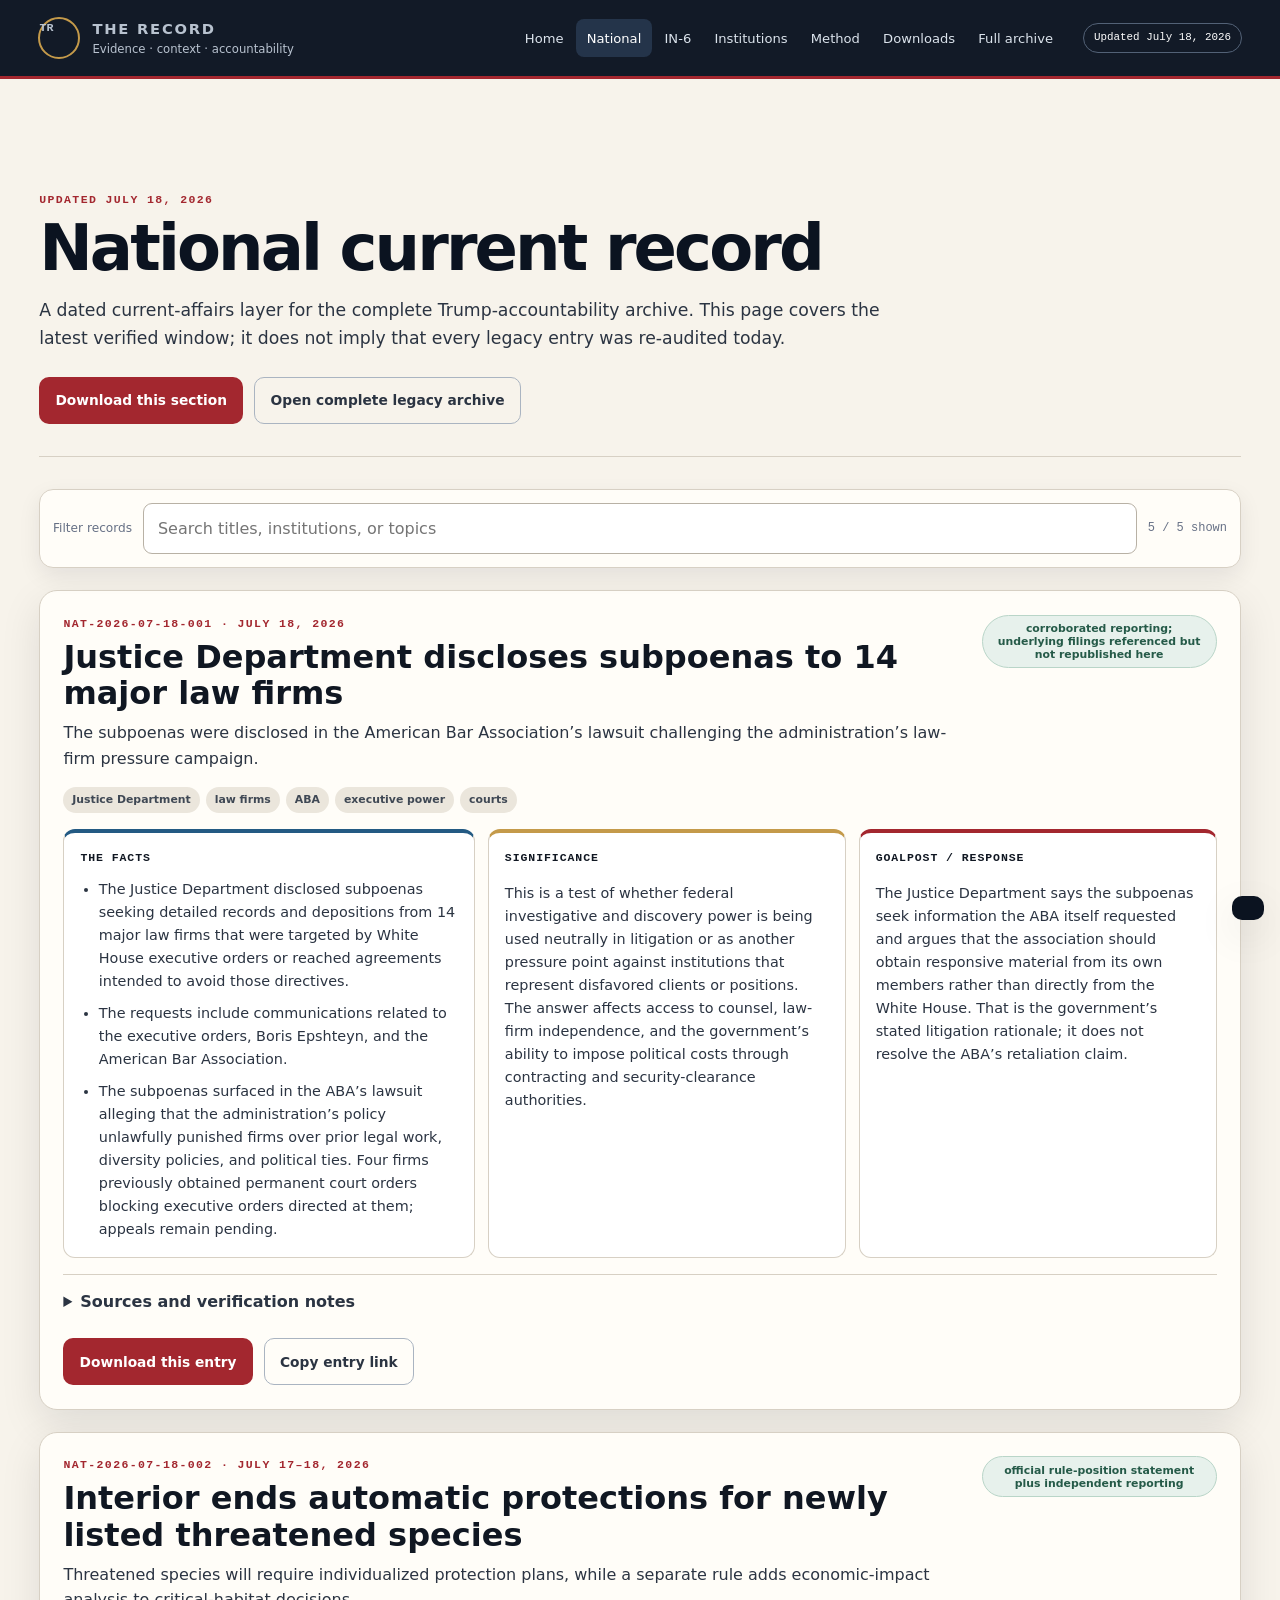
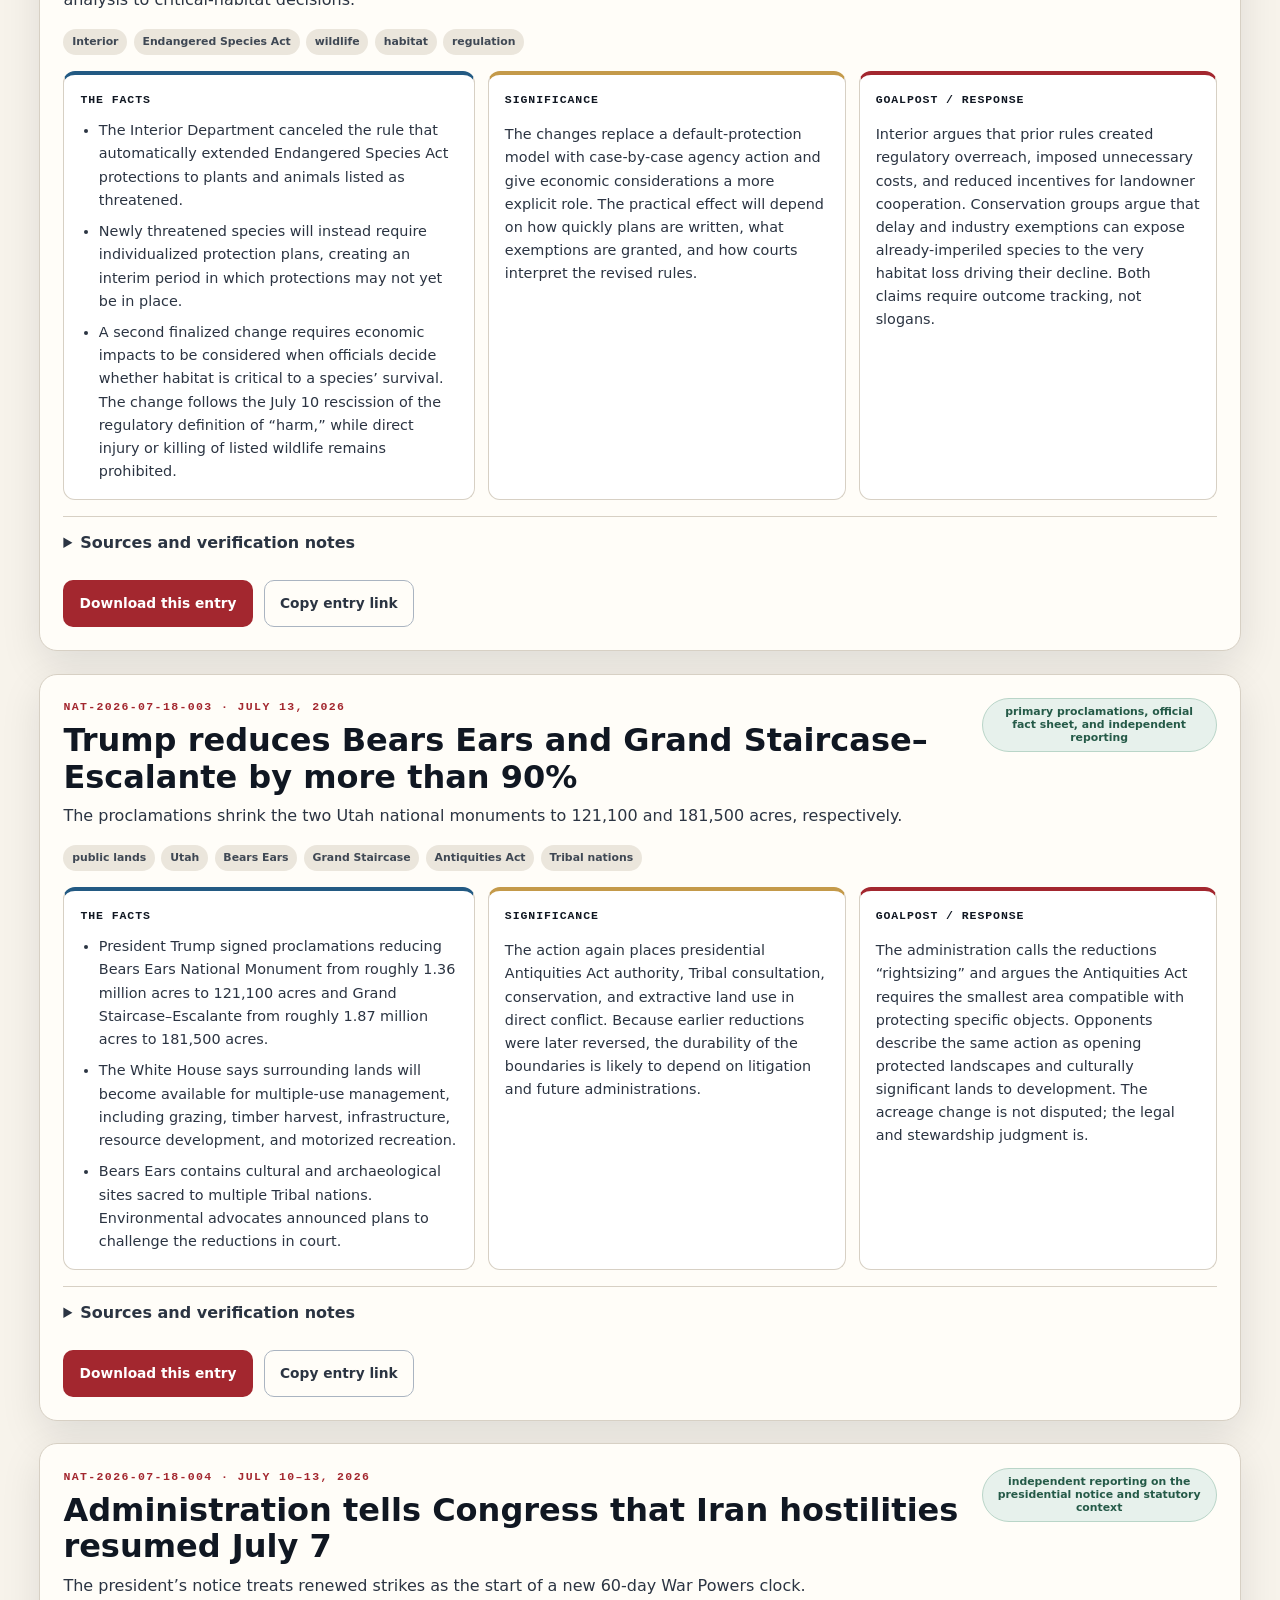
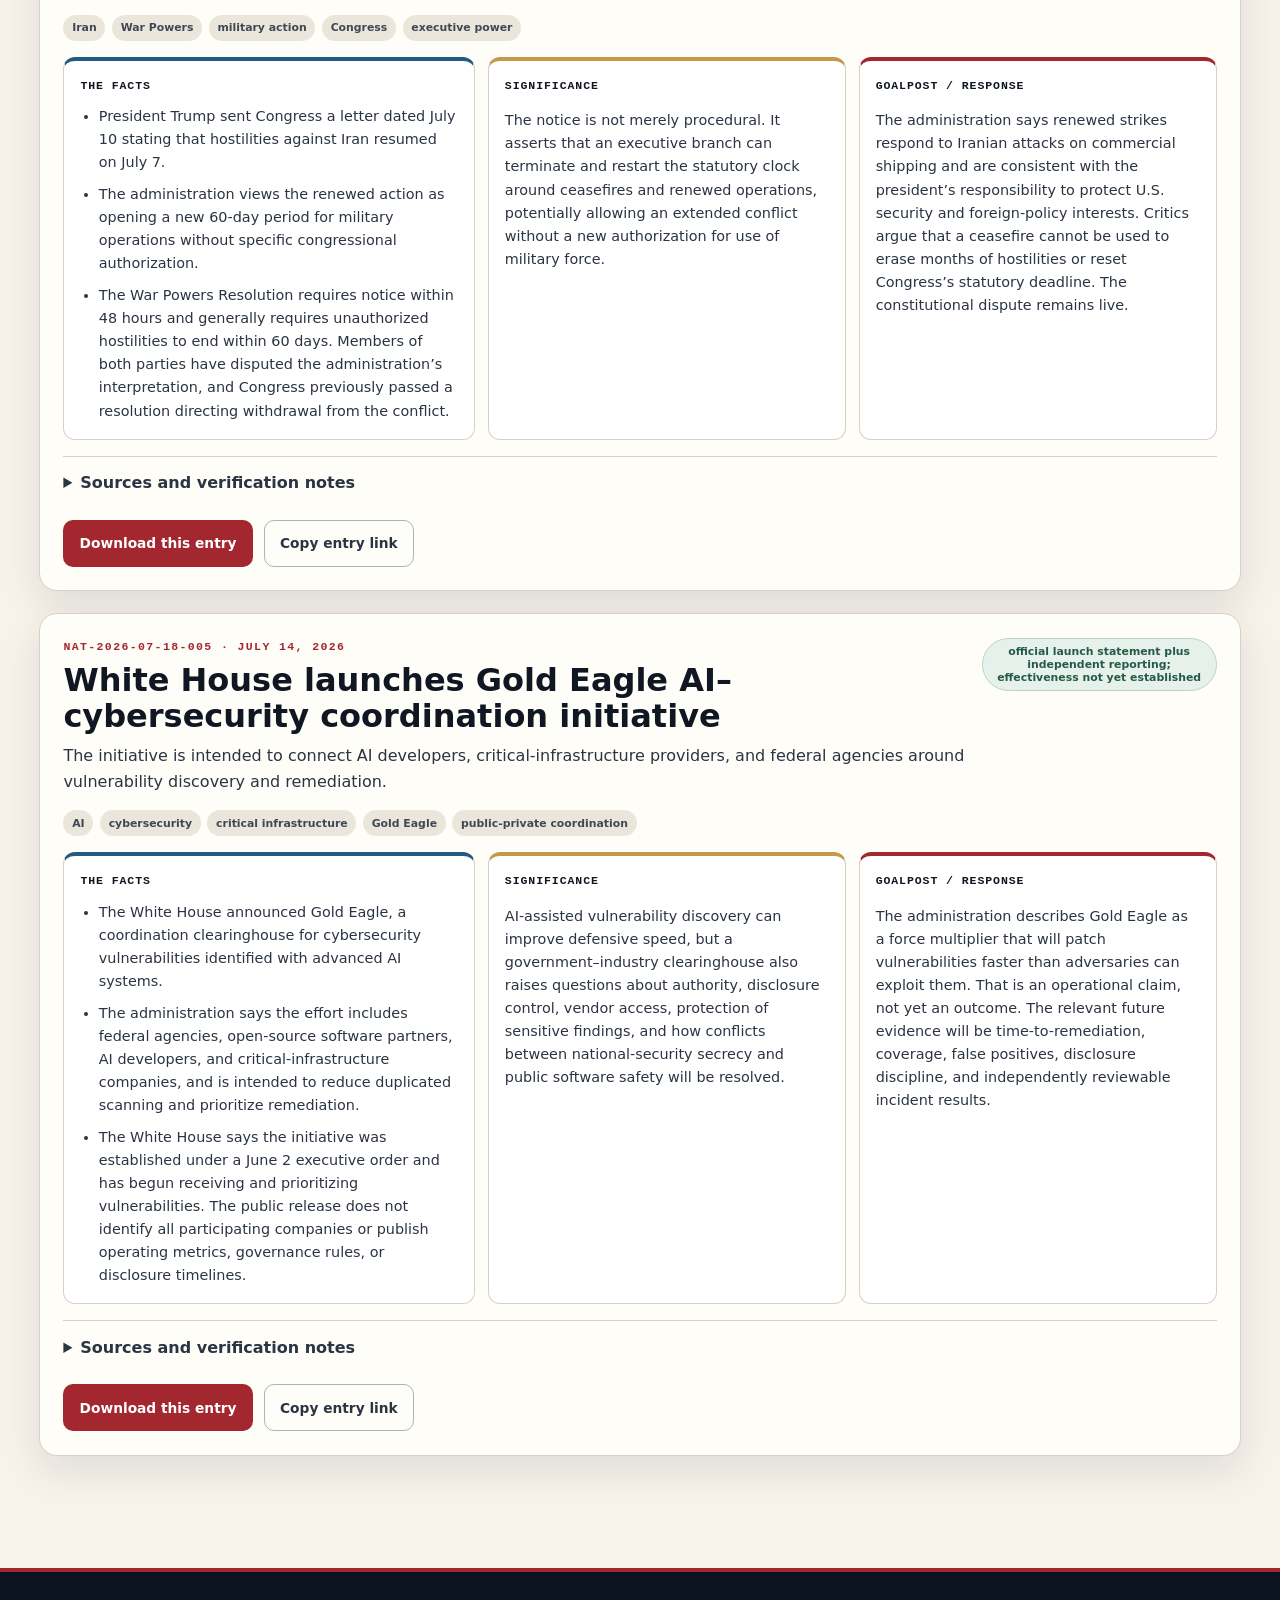
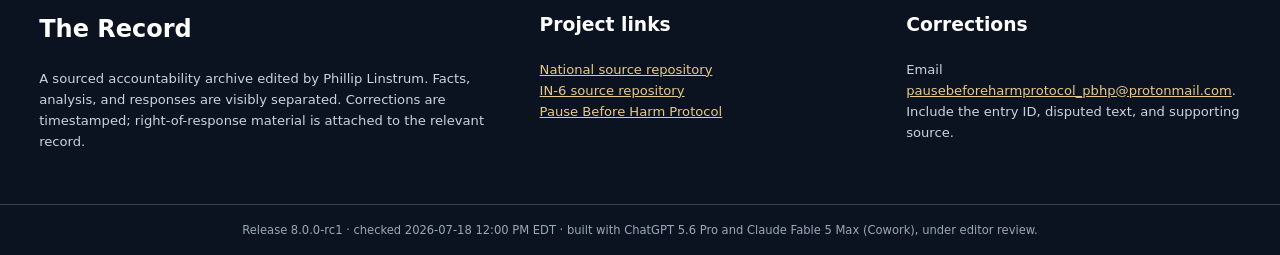
<file: current/national/index.html>
<!doctype html><html lang="en"><head><meta charset="utf-8"><meta name="viewport" content="width=device-width,initial-scale=1"><meta name="description" content="A dated current-affairs layer for the complete Trump-accountability archive. This page covers the latest verified window; it does not imply that every legacy entry was re-audited today."><meta name="theme-color" content="#0b1320"><title>National current record · The Record</title><link rel="stylesheet" href="../assets/styles.css"></head><body><a class="skip-link" href="#main">Skip to content</a><header class="site-header">
      <div class="header-inner">
        <a class="brand" href="../index.html"><span class="brand-mark">TR</span><span><strong>THE RECORD</strong><span>Evidence · context · accountability</span></span></a>
        <button class="nav-toggle" type="button" aria-expanded="false" aria-controls="primary-nav">Menu</button>
        <nav class="primary-nav" id="primary-nav" aria-label="Primary"><a href="../index.html">Home</a><a href="../national/index.html" aria-current="page">National</a><a href="../in6/index.html">IN-6</a><a href="../institutions/index.html">Institutions</a><a href="../methodology/index.html">Method</a><a href="../downloads/index.html">Downloads</a><a href="../archive/index.html">Full archive</a></nav>
        <span class="update-badge">Updated July 18, 2026</span>
      </div>
    </header><main id="main"><div class="container"><header class="page-head"><div class="eyebrow">Updated July 18, 2026</div><h1>National current record</h1><p>A dated current-affairs layer for the complete Trump-accountability archive. This page covers the latest verified window; it does not imply that every legacy entry was re-audited today.</p><div class="button-row"><a class="button button--primary" href="../downloads/index.html">Download this section</a><a class="button button--ghost" href="../archive/index.html">Open complete legacy archive</a></div></header><div class="search-panel"><label class="micro" for="record-search">Filter records</label><input id="record-search" data-record-search type="search" placeholder="Search titles, institutions, or topics"><span class="search-count"></span></div><section class="record-list"><article class="record-card" id="NAT-2026-07-18-001" data-searchable="justice department discloses subpoenas to 14 major law firms the subpoenas were disclosed in the american bar association’s lawsuit challenging the administration’s law-firm pressure campaign. justice department law firms aba executive power courts department of justice the white house american bar association federal courts">
      <div class="record-card__head">
        <div>
          <div class="eyebrow">NAT-2026-07-18-001 · July 18, 2026</div>
          <h2>Justice Department discloses subpoenas to 14 major law firms</h2>
          <p class="dek">The subpoenas were disclosed in the American Bar Association’s lawsuit challenging the administration’s law-firm pressure campaign.</p>
        </div>
        <span class="status-pill">corroborated reporting; underlying filings referenced but not republished here</span>
      </div>
      <div class="chips"><span class="chip">Justice Department</span><span class="chip">law firms</span><span class="chip">ABA</span><span class="chip">executive power</span><span class="chip">courts</span></div>
      <div class="three-layer">
        <section class="layer layer--facts"><h3>The facts</h3><ul><li>The Justice Department disclosed subpoenas seeking detailed records and depositions from 14 major law firms that were targeted by White House executive orders or reached agreements intended to avoid those directives.</li><li>The requests include communications related to the executive orders, Boris Epshteyn, and the American Bar Association.</li><li>The subpoenas surfaced in the ABA’s lawsuit alleging that the administration’s policy unlawfully punished firms over prior legal work, diversity policies, and political ties. Four firms previously obtained permanent court orders blocking executive orders directed at them; appeals remain pending.</li></ul></section>
        <section class="layer layer--significance"><h3>Significance</h3><p>This is a test of whether federal investigative and discovery power is being used neutrally in litigation or as another pressure point against institutions that represent disfavored clients or positions. The answer affects access to counsel, law-firm independence, and the government’s ability to impose political costs through contracting and security-clearance authorities.</p></section>
        <section class="layer layer--goalpost"><h3>Goalpost / response</h3><p>The Justice Department says the subpoenas seek information the ABA itself requested and argues that the association should obtain responsive material from its own members rather than directly from the White House. That is the government’s stated litigation rationale; it does not resolve the ABA’s retaliation claim.</p></section>
      </div>
      <details class="sources"><summary>Sources and verification notes</summary><ul><li><a href="https://www.reuters.com/legal/government/trump-administration-discloses-subpoenas-law-firms-fight-with-us-lawyer-group-2026-07-18/" target="_blank" rel="noopener">Reuters — DOJ subpoenas to 14 law firms</a><span>independent reporting</span></li>
<li><a href="https://www.ft.com/content/44a3698f-6481-4e83-a50d-7db109768ea1" target="_blank" rel="noopener">Financial Times — Big Law braces for second fight</a><span>independent reporting (subscription)</span></li></ul><p class="micro">Checked 2026-07-18 12:00 PM EDT. Source type is shown because an official statement establishes what an institution says; it does not independently prove the institution’s interpretation.</p></details>
      <div class="card-actions">
        <a class="button button--primary" href="../artifacts/entries/NAT-2026-07-18-001.zip" download>Download this entry</a>
        <button class="button button--ghost copy-link" type="button" data-copy="#NAT-2026-07-18-001">Copy entry link</button>
      </div>
    </article><article class="record-card" id="NAT-2026-07-18-002" data-searchable="interior ends automatic protections for newly listed threatened species threatened species will require individualized protection plans, while a separate rule adds economic-impact analysis to critical-habitat decisions. interior endangered species act wildlife habitat regulation department of the interior u.s. fish and wildlife service department of commerce">
      <div class="record-card__head">
        <div>
          <div class="eyebrow">NAT-2026-07-18-002 · July 17–18, 2026</div>
          <h2>Interior ends automatic protections for newly listed threatened species</h2>
          <p class="dek">Threatened species will require individualized protection plans, while a separate rule adds economic-impact analysis to critical-habitat decisions.</p>
        </div>
        <span class="status-pill">official rule-position statement plus independent reporting</span>
      </div>
      <div class="chips"><span class="chip">Interior</span><span class="chip">Endangered Species Act</span><span class="chip">wildlife</span><span class="chip">habitat</span><span class="chip">regulation</span></div>
      <div class="three-layer">
        <section class="layer layer--facts"><h3>The facts</h3><ul><li>The Interior Department canceled the rule that automatically extended Endangered Species Act protections to plants and animals listed as threatened.</li><li>Newly threatened species will instead require individualized protection plans, creating an interim period in which protections may not yet be in place.</li><li>A second finalized change requires economic impacts to be considered when officials decide whether habitat is critical to a species’ survival. The change follows the July 10 rescission of the regulatory definition of “harm,” while direct injury or killing of listed wildlife remains prohibited.</li></ul></section>
        <section class="layer layer--significance"><h3>Significance</h3><p>The changes replace a default-protection model with case-by-case agency action and give economic considerations a more explicit role. The practical effect will depend on how quickly plans are written, what exemptions are granted, and how courts interpret the revised rules.</p></section>
        <section class="layer layer--goalpost"><h3>Goalpost / response</h3><p>Interior argues that prior rules created regulatory overreach, imposed unnecessary costs, and reduced incentives for landowner cooperation. Conservation groups argue that delay and industry exemptions can expose already-imperiled species to the very habitat loss driving their decline. Both claims require outcome tracking, not slogans.</p></section>
      </div>
      <details class="sources"><summary>Sources and verification notes</summary><ul><li><a href="https://apnews.com/article/endangered-species-trump-extinction-0659d56d66285ca502b4e776c1782799" target="_blank" rel="noopener">Associated Press — automatic threatened-species protections canceled</a><span>independent reporting</span></li>
<li><a href="https://www.doi.gov/node/67431" target="_blank" rel="noopener">Interior Department — final ESA regulation reforms</a><span>official final-rule statement</span></li>
<li><a href="https://www.doi.gov/pressreleases/department-interior-restores-clear-esa-enforcement-rescinding-misguided-harm" target="_blank" rel="noopener">Interior Department — rescission of ESA “harm” definition</a><span>official administration statement</span></li></ul><p class="micro">Checked 2026-07-18 12:00 PM EDT. Source type is shown because an official statement establishes what an institution says; it does not independently prove the institution’s interpretation.</p></details>
      <div class="card-actions">
        <a class="button button--primary" href="../artifacts/entries/NAT-2026-07-18-002.zip" download>Download this entry</a>
        <button class="button button--ghost copy-link" type="button" data-copy="#NAT-2026-07-18-002">Copy entry link</button>
      </div>
    </article><article class="record-card" id="NAT-2026-07-18-003" data-searchable="trump reduces bears ears and grand staircase–escalante by more than 90% the proclamations shrink the two utah national monuments to 121,100 and 181,500 acres, respectively. public lands utah bears ears grand staircase antiquities act tribal nations the white house department of the interior bureau of land management federal courts">
      <div class="record-card__head">
        <div>
          <div class="eyebrow">NAT-2026-07-18-003 · July 13, 2026</div>
          <h2>Trump reduces Bears Ears and Grand Staircase–Escalante by more than 90%</h2>
          <p class="dek">The proclamations shrink the two Utah national monuments to 121,100 and 181,500 acres, respectively.</p>
        </div>
        <span class="status-pill">primary proclamations, official fact sheet, and independent reporting</span>
      </div>
      <div class="chips"><span class="chip">public lands</span><span class="chip">Utah</span><span class="chip">Bears Ears</span><span class="chip">Grand Staircase</span><span class="chip">Antiquities Act</span><span class="chip">Tribal nations</span></div>
      <div class="three-layer">
        <section class="layer layer--facts"><h3>The facts</h3><ul><li>President Trump signed proclamations reducing Bears Ears National Monument from roughly 1.36 million acres to 121,100 acres and Grand Staircase–Escalante from roughly 1.87 million acres to 181,500 acres.</li><li>The White House says surrounding lands will become available for multiple-use management, including grazing, timber harvest, infrastructure, resource development, and motorized recreation.</li><li>Bears Ears contains cultural and archaeological sites sacred to multiple Tribal nations. Environmental advocates announced plans to challenge the reductions in court.</li></ul></section>
        <section class="layer layer--significance"><h3>Significance</h3><p>The action again places presidential Antiquities Act authority, Tribal consultation, conservation, and extractive land use in direct conflict. Because earlier reductions were later reversed, the durability of the boundaries is likely to depend on litigation and future administrations.</p></section>
        <section class="layer layer--goalpost"><h3>Goalpost / response</h3><p>The administration calls the reductions “rightsizing” and argues the Antiquities Act requires the smallest area compatible with protecting specific objects. Opponents describe the same action as opening protected landscapes and culturally significant lands to development. The acreage change is not disputed; the legal and stewardship judgment is.</p></section>
      </div>
      <details class="sources"><summary>Sources and verification notes</summary><ul><li><a href="https://www.reuters.com/world/us/trump-slashes-size-two-utah-national-monuments-2026-07-13/" target="_blank" rel="noopener">Reuters — reductions to two Utah national monuments</a><span>independent reporting</span></li>
<li><a href="https://www.whitehouse.gov/fact-sheets/2026/07/fact-sheet-president-donald-j-trump-modifies-two-national-monuments-restoring-sensible-land-management/" target="_blank" rel="noopener">White House fact sheet — Utah national monuments</a><span>official administration statement</span></li>
<li><a href="https://www.whitehouse.gov/presidential-actions/2026/07/modifying-the-bears-ears-national-monument/" target="_blank" rel="noopener">Presidential proclamation — Bears Ears</a><span>primary official document</span></li>
<li><a href="https://www.whitehouse.gov/presidential-actions/2026/07/modifying-the-grand-staircase-escalante-national-monument/" target="_blank" rel="noopener">Presidential proclamation — Grand Staircase–Escalante</a><span>primary official document</span></li></ul><p class="micro">Checked 2026-07-18 12:00 PM EDT. Source type is shown because an official statement establishes what an institution says; it does not independently prove the institution’s interpretation.</p></details>
      <div class="card-actions">
        <a class="button button--primary" href="../artifacts/entries/NAT-2026-07-18-003.zip" download>Download this entry</a>
        <button class="button button--ghost copy-link" type="button" data-copy="#NAT-2026-07-18-003">Copy entry link</button>
      </div>
    </article><article class="record-card" id="NAT-2026-07-18-004" data-searchable="administration tells congress that iran hostilities resumed july 7 the president’s notice treats renewed strikes as the start of a new 60-day war powers clock. iran war powers military action congress executive power the white house department of defense congress">
      <div class="record-card__head">
        <div>
          <div class="eyebrow">NAT-2026-07-18-004 · July 10–13, 2026</div>
          <h2>Administration tells Congress that Iran hostilities resumed July 7</h2>
          <p class="dek">The president’s notice treats renewed strikes as the start of a new 60-day War Powers clock.</p>
        </div>
        <span class="status-pill">independent reporting on the presidential notice and statutory context</span>
      </div>
      <div class="chips"><span class="chip">Iran</span><span class="chip">War Powers</span><span class="chip">military action</span><span class="chip">Congress</span><span class="chip">executive power</span></div>
      <div class="three-layer">
        <section class="layer layer--facts"><h3>The facts</h3><ul><li>President Trump sent Congress a letter dated July 10 stating that hostilities against Iran resumed on July 7.</li><li>The administration views the renewed action as opening a new 60-day period for military operations without specific congressional authorization.</li><li>The War Powers Resolution requires notice within 48 hours and generally requires unauthorized hostilities to end within 60 days. Members of both parties have disputed the administration’s interpretation, and Congress previously passed a resolution directing withdrawal from the conflict.</li></ul></section>
        <section class="layer layer--significance"><h3>Significance</h3><p>The notice is not merely procedural. It asserts that an executive branch can terminate and restart the statutory clock around ceasefires and renewed operations, potentially allowing an extended conflict without a new authorization for use of military force.</p></section>
        <section class="layer layer--goalpost"><h3>Goalpost / response</h3><p>The administration says renewed strikes respond to Iranian attacks on commercial shipping and are consistent with the president’s responsibility to protect U.S. security and foreign-policy interests. Critics argue that a ceasefire cannot be used to erase months of hostilities or reset Congress’s statutory deadline. The constitutional dispute remains live.</p></section>
      </div>
      <details class="sources"><summary>Sources and verification notes</summary><ul><li><a href="https://www.reuters.com/world/us/trump-sends-congress-formal-notice-that-iran-conflict-has-resumed-2026-07-13/" target="_blank" rel="noopener">Reuters — formal notice that Iran hostilities resumed</a><span>independent reporting on presidential notice</span></li></ul><p class="micro">Checked 2026-07-18 12:00 PM EDT. Source type is shown because an official statement establishes what an institution says; it does not independently prove the institution’s interpretation.</p></details>
      <div class="card-actions">
        <a class="button button--primary" href="../artifacts/entries/NAT-2026-07-18-004.zip" download>Download this entry</a>
        <button class="button button--ghost copy-link" type="button" data-copy="#NAT-2026-07-18-004">Copy entry link</button>
      </div>
    </article><article class="record-card" id="NAT-2026-07-18-005" data-searchable="white house launches gold eagle ai–cybersecurity coordination initiative the initiative is intended to connect ai developers, critical-infrastructure providers, and federal agencies around vulnerability discovery and remediation. ai cybersecurity critical infrastructure gold eagle public-private coordination the white house office of the national cyber director treasury dhs/cisa department of defense nsa">
      <div class="record-card__head">
        <div>
          <div class="eyebrow">NAT-2026-07-18-005 · July 14, 2026</div>
          <h2>White House launches Gold Eagle AI–cybersecurity coordination initiative</h2>
          <p class="dek">The initiative is intended to connect AI developers, critical-infrastructure providers, and federal agencies around vulnerability discovery and remediation.</p>
        </div>
        <span class="status-pill">official launch statement plus independent reporting; effectiveness not yet established</span>
      </div>
      <div class="chips"><span class="chip">AI</span><span class="chip">cybersecurity</span><span class="chip">critical infrastructure</span><span class="chip">Gold Eagle</span><span class="chip">public-private coordination</span></div>
      <div class="three-layer">
        <section class="layer layer--facts"><h3>The facts</h3><ul><li>The White House announced Gold Eagle, a coordination clearinghouse for cybersecurity vulnerabilities identified with advanced AI systems.</li><li>The administration says the effort includes federal agencies, open-source software partners, AI developers, and critical-infrastructure companies, and is intended to reduce duplicated scanning and prioritize remediation.</li><li>The White House says the initiative was established under a June 2 executive order and has begun receiving and prioritizing vulnerabilities. The public release does not identify all participating companies or publish operating metrics, governance rules, or disclosure timelines.</li></ul></section>
        <section class="layer layer--significance"><h3>Significance</h3><p>AI-assisted vulnerability discovery can improve defensive speed, but a government–industry clearinghouse also raises questions about authority, disclosure control, vendor access, protection of sensitive findings, and how conflicts between national-security secrecy and public software safety will be resolved.</p></section>
        <section class="layer layer--goalpost"><h3>Goalpost / response</h3><p>The administration describes Gold Eagle as a force multiplier that will patch vulnerabilities faster than adversaries can exploit them. That is an operational claim, not yet an outcome. The relevant future evidence will be time-to-remediation, coverage, false positives, disclosure discipline, and independently reviewable incident results.</p></section>
      </div>
      <details class="sources"><summary>Sources and verification notes</summary><ul><li><a href="https://www.reuters.com/technology/us-launch-ai-cybersecurity-coordination-group-white-house-says-2026-07-14/" target="_blank" rel="noopener">Reuters — AI and cybersecurity coordination group</a><span>independent reporting</span></li>
<li><a href="https://www.whitehouse.gov/releases/2026/07/white-house-launches-gold-eagle-initiative-for-unprecedented-cybersecurity-vulnerability-coordination/" target="_blank" rel="noopener">White House release — Gold Eagle initiative</a><span>official administration statement</span></li></ul><p class="micro">Checked 2026-07-18 12:00 PM EDT. Source type is shown because an official statement establishes what an institution says; it does not independently prove the institution’s interpretation.</p></details>
      <div class="card-actions">
        <a class="button button--primary" href="../artifacts/entries/NAT-2026-07-18-005.zip" download>Download this entry</a>
        <button class="button button--ghost copy-link" type="button" data-copy="#NAT-2026-07-18-005">Copy entry link</button>
      </div>
    </article></section></div></main><footer class="site-footer"><div class="footer-inner">
      <section><h2>The Record</h2><p>A sourced accountability archive edited by Phillip Linstrum. Facts, analysis, and responses are visibly separated. Corrections are timestamped; right-of-response material is attached to the relevant record.</p></section>
      <section><h3>Project links</h3><p><a href="https://github.com/PauseBeforeHarmProtocol/the-record" target="_blank" rel="noopener">National source repository</a><br><a href="https://github.com/PauseBeforeHarmProtocol/the-record-in6" target="_blank" rel="noopener">IN-6 source repository</a><br><a href="https://github.com/PauseBeforeHarmProtocol/pbhp" target="_blank" rel="noopener">Pause Before Harm Protocol</a></p></section>
      <section><h3>Corrections</h3><p>Email <a href="mailto:pausebeforeharmprotocol_pbhp@protonmail.com">pausebeforeharmprotocol_pbhp@protonmail.com</a>. Include the entry ID, disputed text, and supporting source.</p></section>
    </div><div class="footer-bottom">Release 8.0.0-rc1 · checked 2026-07-18 12:00 PM EDT · built with ChatGPT 5.6 Pro and Claude Fable 5 Max (Cowork), under editor review.</div></footer><div class="toast" role="status" aria-live="polite"></div><script src="../assets/site.js"></script></body></html>
</file>
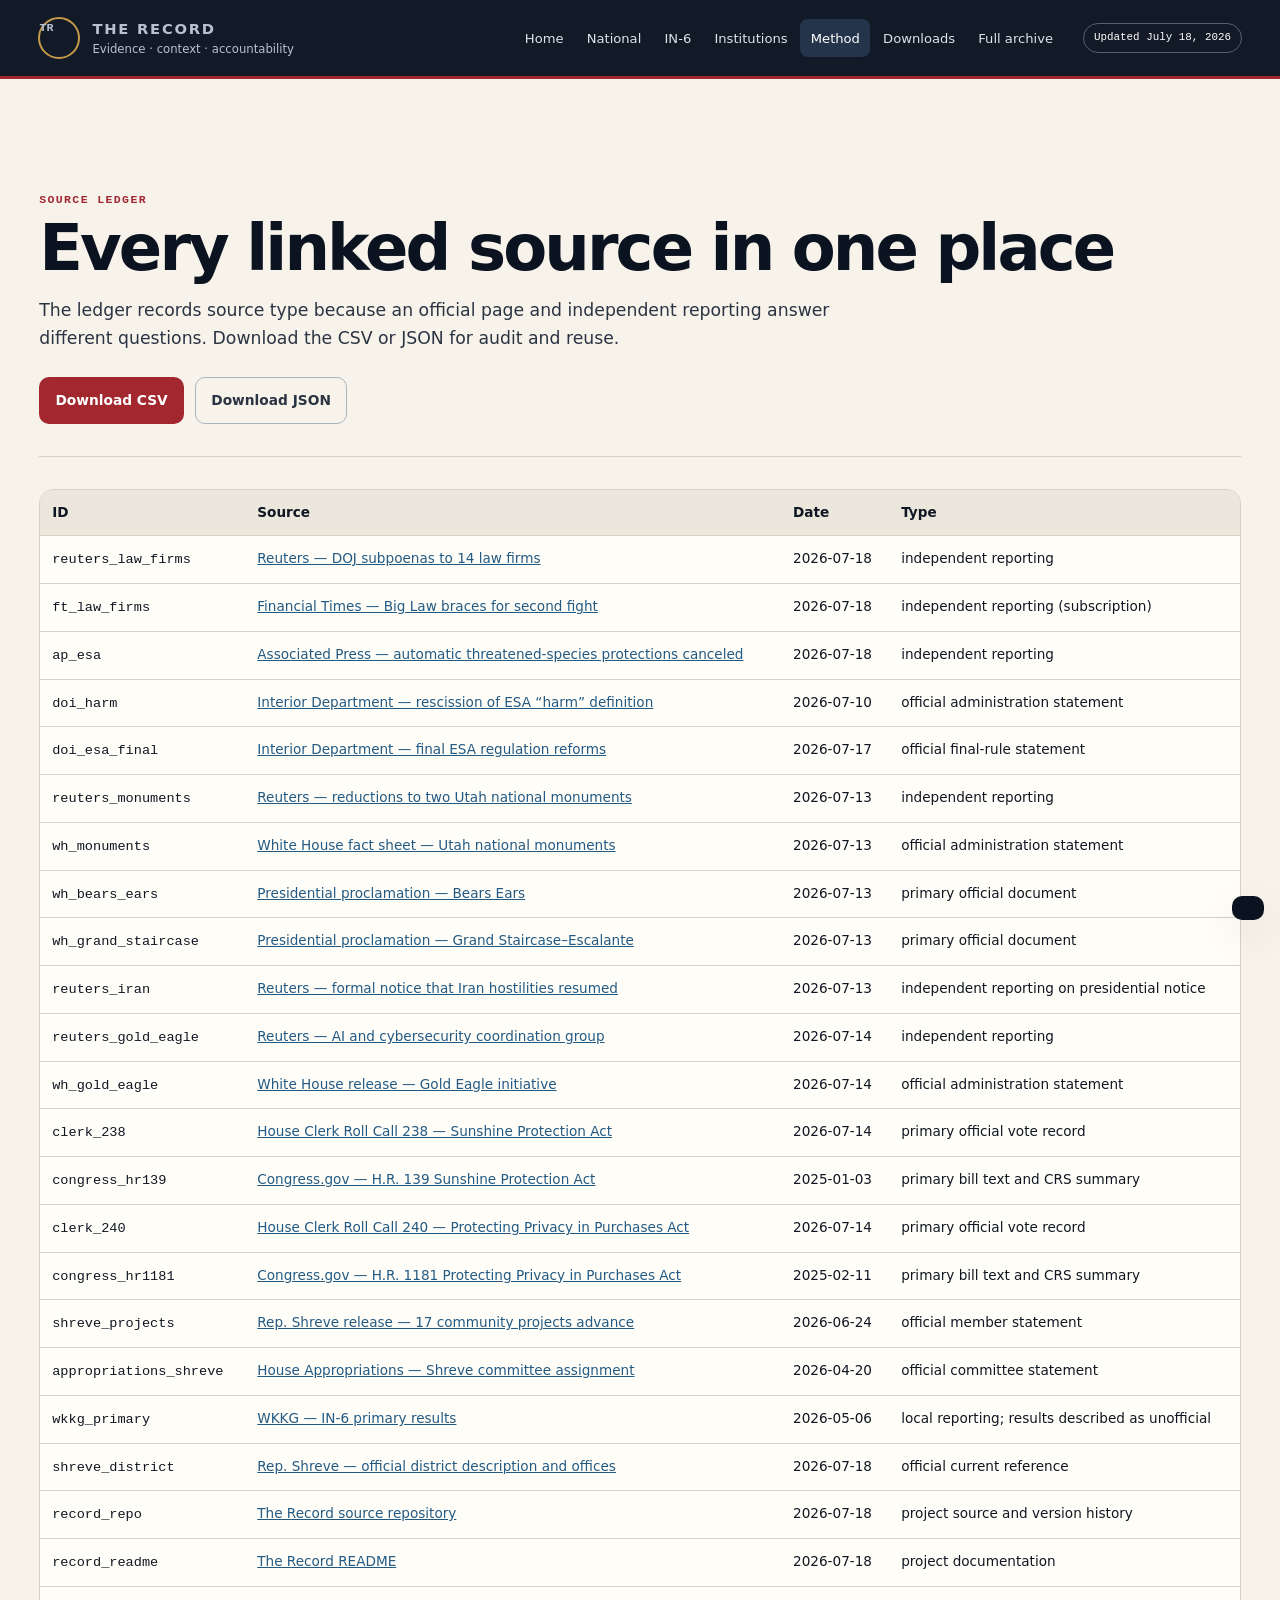
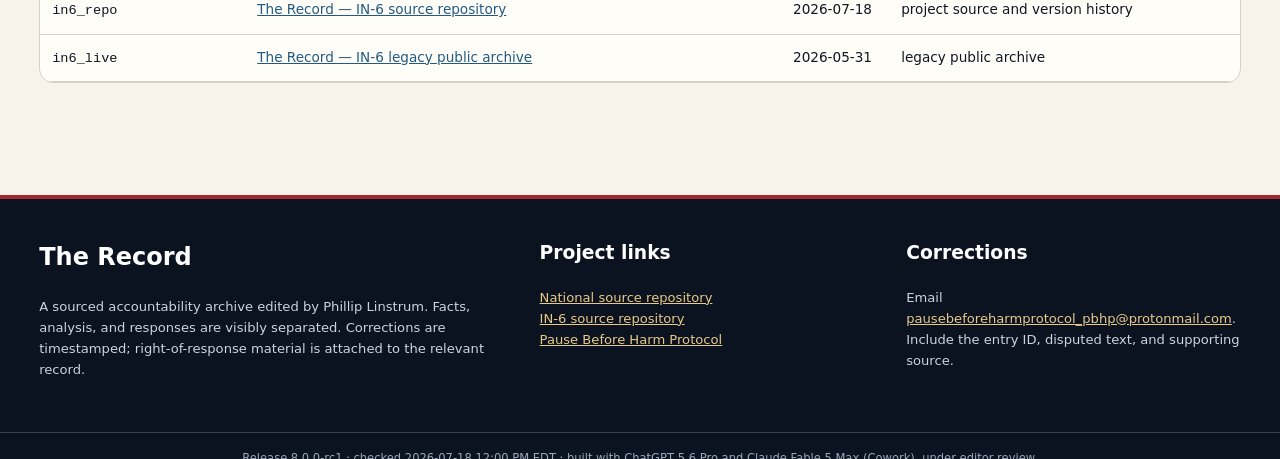
<file: current/sources/index.html>
<!doctype html><html lang="en"><head><meta charset="utf-8"><meta name="viewport" content="width=device-width,initial-scale=1"><meta name="description" content="Source ledger for The Record July 18 release."><meta name="theme-color" content="#0b1320"><title>Source ledger · The Record</title><link rel="stylesheet" href="../assets/styles.css"></head><body><a class="skip-link" href="#main">Skip to content</a><header class="site-header">
      <div class="header-inner">
        <a class="brand" href="../index.html"><span class="brand-mark">TR</span><span><strong>THE RECORD</strong><span>Evidence · context · accountability</span></span></a>
        <button class="nav-toggle" type="button" aria-expanded="false" aria-controls="primary-nav">Menu</button>
        <nav class="primary-nav" id="primary-nav" aria-label="Primary"><a href="../index.html">Home</a><a href="../national/index.html">National</a><a href="../in6/index.html">IN-6</a><a href="../institutions/index.html">Institutions</a><a href="../methodology/index.html" aria-current="page">Method</a><a href="../downloads/index.html">Downloads</a><a href="../archive/index.html">Full archive</a></nav>
        <span class="update-badge">Updated July 18, 2026</span>
      </div>
    </header><main id="main"><div class="container"><header class="page-head"><div class="eyebrow">Source ledger</div><h1>Every linked source in one place</h1><p>The ledger records source type because an official page and independent reporting answer different questions. Download the CSV or JSON for audit and reuse.</p><div class="button-row"><a class="button button--primary" href="../data/source_ledger.csv" download>Download CSV</a><a class="button button--ghost" href="../data/source_ledger.json" download>Download JSON</a></div></header><div class="table-wrap"><table><thead><tr><th>ID</th><th>Source</th><th>Date</th><th>Type</th></tr></thead><tbody><tr><td><code>reuters_law_firms</code></td><td><a href="https://www.reuters.com/legal/government/trump-administration-discloses-subpoenas-law-firms-fight-with-us-lawyer-group-2026-07-18/" target="_blank" rel="noopener">Reuters — DOJ subpoenas to 14 law firms</a></td><td>2026-07-18</td><td>independent reporting</td></tr><tr><td><code>ft_law_firms</code></td><td><a href="https://www.ft.com/content/44a3698f-6481-4e83-a50d-7db109768ea1" target="_blank" rel="noopener">Financial Times — Big Law braces for second fight</a></td><td>2026-07-18</td><td>independent reporting (subscription)</td></tr><tr><td><code>ap_esa</code></td><td><a href="https://apnews.com/article/endangered-species-trump-extinction-0659d56d66285ca502b4e776c1782799" target="_blank" rel="noopener">Associated Press — automatic threatened-species protections canceled</a></td><td>2026-07-18</td><td>independent reporting</td></tr><tr><td><code>doi_harm</code></td><td><a href="https://www.doi.gov/pressreleases/department-interior-restores-clear-esa-enforcement-rescinding-misguided-harm" target="_blank" rel="noopener">Interior Department — rescission of ESA “harm” definition</a></td><td>2026-07-10</td><td>official administration statement</td></tr><tr><td><code>doi_esa_final</code></td><td><a href="https://www.doi.gov/node/67431" target="_blank" rel="noopener">Interior Department — final ESA regulation reforms</a></td><td>2026-07-17</td><td>official final-rule statement</td></tr><tr><td><code>reuters_monuments</code></td><td><a href="https://www.reuters.com/world/us/trump-slashes-size-two-utah-national-monuments-2026-07-13/" target="_blank" rel="noopener">Reuters — reductions to two Utah national monuments</a></td><td>2026-07-13</td><td>independent reporting</td></tr><tr><td><code>wh_monuments</code></td><td><a href="https://www.whitehouse.gov/fact-sheets/2026/07/fact-sheet-president-donald-j-trump-modifies-two-national-monuments-restoring-sensible-land-management/" target="_blank" rel="noopener">White House fact sheet — Utah national monuments</a></td><td>2026-07-13</td><td>official administration statement</td></tr><tr><td><code>wh_bears_ears</code></td><td><a href="https://www.whitehouse.gov/presidential-actions/2026/07/modifying-the-bears-ears-national-monument/" target="_blank" rel="noopener">Presidential proclamation — Bears Ears</a></td><td>2026-07-13</td><td>primary official document</td></tr><tr><td><code>wh_grand_staircase</code></td><td><a href="https://www.whitehouse.gov/presidential-actions/2026/07/modifying-the-grand-staircase-escalante-national-monument/" target="_blank" rel="noopener">Presidential proclamation — Grand Staircase–Escalante</a></td><td>2026-07-13</td><td>primary official document</td></tr><tr><td><code>reuters_iran</code></td><td><a href="https://www.reuters.com/world/us/trump-sends-congress-formal-notice-that-iran-conflict-has-resumed-2026-07-13/" target="_blank" rel="noopener">Reuters — formal notice that Iran hostilities resumed</a></td><td>2026-07-13</td><td>independent reporting on presidential notice</td></tr><tr><td><code>reuters_gold_eagle</code></td><td><a href="https://www.reuters.com/technology/us-launch-ai-cybersecurity-coordination-group-white-house-says-2026-07-14/" target="_blank" rel="noopener">Reuters — AI and cybersecurity coordination group</a></td><td>2026-07-14</td><td>independent reporting</td></tr><tr><td><code>wh_gold_eagle</code></td><td><a href="https://www.whitehouse.gov/releases/2026/07/white-house-launches-gold-eagle-initiative-for-unprecedented-cybersecurity-vulnerability-coordination/" target="_blank" rel="noopener">White House release — Gold Eagle initiative</a></td><td>2026-07-14</td><td>official administration statement</td></tr><tr><td><code>clerk_238</code></td><td><a href="https://clerk.house.gov/Votes/2026238" target="_blank" rel="noopener">House Clerk Roll Call 238 — Sunshine Protection Act</a></td><td>2026-07-14</td><td>primary official vote record</td></tr><tr><td><code>congress_hr139</code></td><td><a href="https://www.congress.gov/bill/119th-congress/house-bill/139" target="_blank" rel="noopener">Congress.gov — H.R. 139 Sunshine Protection Act</a></td><td>2025-01-03</td><td>primary bill text and CRS summary</td></tr><tr><td><code>clerk_240</code></td><td><a href="https://clerk.house.gov/Votes/2026240" target="_blank" rel="noopener">House Clerk Roll Call 240 — Protecting Privacy in Purchases Act</a></td><td>2026-07-14</td><td>primary official vote record</td></tr><tr><td><code>congress_hr1181</code></td><td><a href="https://www.congress.gov/bill/119th-congress/house-bill/1181" target="_blank" rel="noopener">Congress.gov — H.R. 1181 Protecting Privacy in Purchases Act</a></td><td>2025-02-11</td><td>primary bill text and CRS summary</td></tr><tr><td><code>shreve_projects</code></td><td><a href="https://shreve.house.gov/media/press-releases/shreve-secures-committee-approval-17-community-projects-advancing-more-45" target="_blank" rel="noopener">Rep. Shreve release — 17 community projects advance</a></td><td>2026-06-24</td><td>official member statement</td></tr><tr><td><code>appropriations_shreve</code></td><td><a href="https://appropriations.house.gov/news/press-releases/cole-welcomes-rep-jefferson-shreve-appropriations-committee" target="_blank" rel="noopener">House Appropriations — Shreve committee assignment</a></td><td>2026-04-20</td><td>official committee statement</td></tr><tr><td><code>wkkg_primary</code></td><td><a href="https://wkkg.com/local-news/republican-incumbents-win-congressional-primaries/" target="_blank" rel="noopener">WKKG — IN-6 primary results</a></td><td>2026-05-06</td><td>local reporting; results described as unofficial</td></tr><tr><td><code>shreve_district</code></td><td><a href="https://shreve.house.gov/about/our-district" target="_blank" rel="noopener">Rep. Shreve — official district description and offices</a></td><td>2026-07-18</td><td>official current reference</td></tr><tr><td><code>record_repo</code></td><td><a href="https://github.com/PauseBeforeHarmProtocol/the-record" target="_blank" rel="noopener">The Record source repository</a></td><td>2026-07-18</td><td>project source and version history</td></tr><tr><td><code>record_readme</code></td><td><a href="https://github.com/PauseBeforeHarmProtocol/the-record/blob/main/README.md" target="_blank" rel="noopener">The Record README</a></td><td>2026-07-18</td><td>project documentation</td></tr><tr><td><code>in6_repo</code></td><td><a href="https://github.com/PauseBeforeHarmProtocol/the-record-in6" target="_blank" rel="noopener">The Record — IN-6 source repository</a></td><td>2026-07-18</td><td>project source and version history</td></tr><tr><td><code>in6_live</code></td><td><a href="https://pausebeforeharmprotocol.github.io/the-record-in6/" target="_blank" rel="noopener">The Record — IN-6 legacy public archive</a></td><td>2026-05-31</td><td>legacy public archive</td></tr></tbody></table></div></div></main><footer class="site-footer"><div class="footer-inner">
      <section><h2>The Record</h2><p>A sourced accountability archive edited by Phillip Linstrum. Facts, analysis, and responses are visibly separated. Corrections are timestamped; right-of-response material is attached to the relevant record.</p></section>
      <section><h3>Project links</h3><p><a href="https://github.com/PauseBeforeHarmProtocol/the-record" target="_blank" rel="noopener">National source repository</a><br><a href="https://github.com/PauseBeforeHarmProtocol/the-record-in6" target="_blank" rel="noopener">IN-6 source repository</a><br><a href="https://github.com/PauseBeforeHarmProtocol/pbhp" target="_blank" rel="noopener">Pause Before Harm Protocol</a></p></section>
      <section><h3>Corrections</h3><p>Email <a href="mailto:pausebeforeharmprotocol_pbhp@protonmail.com">pausebeforeharmprotocol_pbhp@protonmail.com</a>. Include the entry ID, disputed text, and supporting source.</p></section>
    </div><div class="footer-bottom">Release 8.0.0-rc1 · checked 2026-07-18 12:00 PM EDT · built with ChatGPT 5.6 Pro and Claude Fable 5 Max (Cowork), under editor review.</div></footer><div class="toast" role="status" aria-live="polite"></div><script src="../assets/site.js"></script></body></html>
</file>
<file: current/assets/styles.css>
:root {
  --ink: #101722;
  --ink-2: #2b3442;
  --muted: #667085;
  --paper: #f7f3eb;
  --paper-2: #fffdf8;
  --night: #0b1320;
  --night-2: #131f30;
  --red: #a3272f;
  --red-2: #7f1d25;
  --gold: #c49a4a;
  --blue: #235a83;
  --green: #2f6f59;
  --line: #d7d0c4;
  --shadow: 0 14px 40px rgba(11, 19, 32, .10);
  --radius: 18px;
}
* { box-sizing: border-box; }
html { scroll-behavior: smooth; }
body { margin: 0; color: var(--ink); background: var(--paper); font-family: Inter, ui-sans-serif, system-ui, -apple-system, BlinkMacSystemFont, "Segoe UI", sans-serif; line-height: 1.6; }
a { color: var(--blue); }
a:hover { color: var(--red); }
button, input { font: inherit; }
:focus-visible { outline: 3px solid var(--gold); outline-offset: 3px; }
.skip-link { position: absolute; left: -999px; top: 0; background: #fff; padding: .8rem 1rem; z-index: 200; }
.skip-link:focus { left: 1rem; top: 1rem; }
.site-header { position: sticky; top: 0; z-index: 100; background: rgba(11,19,32,.97); color: #fff; border-bottom: 3px solid var(--red); backdrop-filter: blur(12px); }
.header-inner { max-width: 1240px; margin: auto; min-height: 76px; padding: .65rem 1.1rem; display: flex; align-items: center; gap: 1.2rem; }
.brand { text-decoration: none; color: #fff; display: flex; align-items: center; gap: .8rem; min-width: 260px; }
.brand-mark { width: 42px; height: 42px; border: 2px solid var(--gold); border-radius: 50%; display: grid; place-items: center; font-family: ui-monospace, SFMono-Regular, Menlo, monospace; font-weight: 800; color: var(--gold); }
.brand strong { display: block; letter-spacing: .12em; font-size: .92rem; }
.brand span { display: block; color: #b8c2cf; font-size: .73rem; }
.nav-toggle { display: none; margin-left: auto; background: transparent; color: #fff; border: 1px solid #536175; border-radius: 10px; padding: .5rem .7rem; }
.primary-nav { margin-left: auto; display: flex; align-items: center; gap: .15rem; }
.primary-nav a { color: #dbe3ec; text-decoration: none; padding: .55rem .65rem; border-radius: 8px; font-size: .82rem; white-space: nowrap; }
.primary-nav a:hover, .primary-nav a[aria-current="page"] { color: #fff; background: #24344a; }
.update-badge { color: #fff; border: 1px solid #526176; border-radius: 999px; padding: .35rem .65rem; font-family: ui-monospace, SFMono-Regular, Menlo, monospace; font-size: .68rem; white-space: nowrap; }
main { min-height: 70vh; }
.hero { background: radial-gradient(circle at 80% 10%, rgba(196,154,74,.22), transparent 32%), linear-gradient(145deg, var(--night), var(--night-2)); color: #fff; border-bottom: 1px solid #28374a; }
.hero-inner { max-width: 1240px; margin: auto; padding: 5rem 1.2rem 4.5rem; display: grid; grid-template-columns: 1.4fr .8fr; gap: 3rem; align-items: end; }
.kicker, .eyebrow { font-family: ui-monospace, SFMono-Regular, Menlo, monospace; text-transform: uppercase; letter-spacing: .12em; font-size: .72rem; font-weight: 700; color: var(--red); }
.hero .kicker { color: #e7c989; }
h1 { font-size: clamp(2.7rem, 6vw, 5.8rem); line-height: .98; margin: .5rem 0 1.2rem; letter-spacing: -.045em; }
.hero p { color: #c7d0dc; max-width: 760px; font-size: 1.12rem; }
.hero-actions, .card-actions, .button-row { display: flex; gap: .7rem; flex-wrap: wrap; margin-top: 1.5rem; }
.button { display: inline-flex; align-items: center; justify-content: center; gap: .45rem; text-decoration: none; border-radius: 10px; padding: .72rem .95rem; font-weight: 750; font-size: .86rem; cursor: pointer; border: 1px solid transparent; }
.button--primary { background: var(--red); color: #fff; }
.button--primary:hover { background: var(--red-2); color: #fff; }
.button--secondary { background: var(--gold); color: var(--night); }
.button--secondary:hover { background: #d7b66b; color: var(--night); }
.button--ghost { background: transparent; border-color: #aab4c1; color: var(--ink-2); }
.hero .button--ghost { border-color: #5c6a7d; color: #fff; }
.hero .button--ghost:hover { background: #26364a; color: #fff; }
.hero-stamp { border: 1px solid #405069; border-radius: var(--radius); padding: 1.4rem; background: rgba(255,255,255,.04); }
.hero-stamp strong { display: block; font-size: 1.25rem; }
.hero-stamp p { font-size: .85rem; margin: .45rem 0 0; }
.container { max-width: 1240px; margin: auto; padding: 3rem 1.2rem; }
.page-head { padding: 4rem 0 2rem; border-bottom: 1px solid var(--line); margin-bottom: 2rem; }
.page-head h1 { color: var(--night); font-size: clamp(2.5rem, 5vw, 4.6rem); margin: .5rem 0 1rem; }
.page-head p { max-width: 850px; color: var(--ink-2); font-size: 1.08rem; }
.route-in6 .page-head { position: relative; overflow: hidden; padding: clamp(2.4rem, 6vw, 5rem); border: 1px solid #405069; border-radius: var(--radius); background: linear-gradient(90deg, rgba(11,19,32,.98) 0%, rgba(11,19,32,.88) 48%, rgba(11,19,32,.34) 100%), url("brand/in6-hero.png") center / cover; box-shadow: 0 24px 60px rgba(11,19,32,.22); }
.route-in6 .page-head h1 { color: #fff; max-width: 850px; }
.route-in6 .page-head p { color: #d4dce6; max-width: 760px; }
.route-in6 .page-head .eyebrow { color: #e7c989; }
.route-in6 .page-head .button--ghost { border-color: #aab4c1; color: #fff; }
.route-in6 .page-head .button--ghost:hover { background: #26364a; color: #fff; }
.route-in6 .page-head::after { content: "Editorial artwork · not a boundary map"; position: absolute; right: 1rem; bottom: .75rem; color: #c7d0dc; font-family: ui-monospace, SFMono-Regular, Menlo, monospace; font-size: .62rem; letter-spacing: .06em; text-transform: uppercase; }
.stats { display: grid; grid-template-columns: repeat(4, 1fr); gap: 1rem; margin-top: -2rem; position: relative; }
.stat { background: var(--paper-2); border: 1px solid var(--line); border-top: 4px solid var(--red); border-radius: 14px; padding: 1.15rem; box-shadow: var(--shadow); }
.stat strong { display: block; font-size: 2rem; line-height: 1; }
.stat span { color: var(--muted); font-size: .8rem; }
.section-head { display: flex; justify-content: space-between; align-items: end; gap: 1rem; margin: 3rem 0 1.2rem; }
.section-head h2 { margin: 0; font-size: 2rem; }
.section-head p { margin: 0; color: var(--muted); max-width: 620px; }
.route-grid, .download-grid, .institution-grid { display: grid; grid-template-columns: repeat(3, 1fr); gap: 1rem; }
.route-card, .download-card, .institution-card { background: var(--paper-2); border: 1px solid var(--line); border-radius: var(--radius); padding: 1.35rem; box-shadow: 0 8px 24px rgba(11,19,32,.06); }
.route-card { display: flex; flex-direction: column; }
.route-card h3, .download-card h3, .institution-card h3 { margin: .25rem 0 .55rem; font-size: 1.2rem; }
.route-card p, .download-card p, .institution-card p { color: var(--ink-2); margin: 0 0 1rem; }
.route-card .button, .download-card .button { margin-top: auto; align-self: flex-start; }
.integrity-note { background: #fff8e7; border: 1px solid #d7b66b; border-left: 5px solid var(--gold); border-radius: 14px; padding: 1.2rem 1.3rem; margin: 2rem 0; }
.integrity-note h2, .integrity-note h3 { margin-top: 0; }
.search-panel { display: flex; gap: .7rem; align-items: center; background: var(--paper-2); border: 1px solid var(--line); padding: .8rem; border-radius: 14px; position: sticky; top: 90px; z-index: 20; box-shadow: 0 8px 22px rgba(11,19,32,.08); margin-bottom: 1.4rem; }
.search-panel input { flex: 1; min-width: 0; border: 1px solid #b8b1a5; background: #fff; padding: .75rem .85rem; border-radius: 9px; }
.search-count { font-family: ui-monospace, SFMono-Regular, Menlo, monospace; color: var(--muted); font-size: .75rem; white-space: nowrap; }
.record-list { display: grid; gap: 1.4rem; }
.record-card { background: var(--paper-2); border: 1px solid var(--line); border-radius: var(--radius); padding: 1.45rem; box-shadow: var(--shadow); scroll-margin-top: 130px; }
.record-card__head { display: grid; grid-template-columns: 1fr auto; gap: 1rem; align-items: start; }
.record-card h2 { margin: .35rem 0 .5rem; font-size: clamp(1.45rem, 2.5vw, 2.15rem); line-height: 1.15; }
.dek { color: var(--ink-2); font-size: 1rem; margin: 0; }
.status-pill { max-width: 235px; background: #e7f1ec; color: #255a48; border: 1px solid #b9d5c8; border-radius: 999px; padding: .4rem .65rem; font-size: .68rem; line-height: 1.2; font-weight: 700; text-align: center; }
.chips { display: flex; gap: .4rem; flex-wrap: wrap; margin: 1rem 0; }
.chip { background: #ebe6dc; color: #3f4854; border-radius: 999px; padding: .26rem .55rem; font-size: .68rem; font-weight: 650; }
.three-layer { display: grid; grid-template-columns: 1.15fr 1fr 1fr; gap: .8rem; }
.layer { border-radius: 12px; padding: 1rem; border: 1px solid var(--line); background: #fff; }
.layer h3 { margin: 0 0 .65rem; font-family: ui-monospace, SFMono-Regular, Menlo, monospace; text-transform: uppercase; letter-spacing: .08em; font-size: .72rem; }
.layer p, .layer li { color: var(--ink-2); font-size: .9rem; }
.layer ul { padding-left: 1.15rem; margin: 0; }
.layer li + li { margin-top: .55rem; }
.layer--facts { border-top: 4px solid var(--blue); }
.layer--significance { border-top: 4px solid var(--gold); }
.layer--goalpost { border-top: 4px solid var(--red); }
.sources { margin-top: 1rem; border-top: 1px solid var(--line); padding-top: .85rem; }
.sources summary { cursor: pointer; font-weight: 750; color: var(--ink-2); }
.sources ul { padding-left: 1.1rem; }
.sources li { margin: .45rem 0; }
.sources li span { display: block; color: var(--muted); font-size: .75rem; }
.micro { color: var(--muted); font-size: .76rem; }
.record-card[hidden] { display: none; }
.institution-card ul { padding-left: 1.1rem; color: var(--ink-2); }
.table-wrap { overflow-x: auto; background: var(--paper-2); border: 1px solid var(--line); border-radius: 14px; }
table { border-collapse: collapse; width: 100%; font-size: .85rem; }
th, td { text-align: left; padding: .75rem; border-bottom: 1px solid var(--line); vertical-align: top; }
th { background: #ece7dc; position: sticky; top: 0; }
.code-note { font-family: ui-monospace, SFMono-Regular, Menlo, monospace; background: var(--night); color: #dbe5ef; border-radius: 12px; padding: 1rem; overflow-x: auto; font-size: .78rem; }
.method-grid { display: grid; grid-template-columns: repeat(2, 1fr); gap: 1rem; }
.method-card { background: var(--paper-2); border: 1px solid var(--line); border-radius: 14px; padding: 1.2rem; }
.method-card h2, .method-card h3 { margin-top: 0; }
.site-footer { background: var(--night); color: #cad3df; margin-top: 4rem; border-top: 4px solid var(--red); }
.footer-inner { max-width: 1240px; margin: auto; padding: 2.4rem 1.2rem; display: grid; grid-template-columns: 1.4fr 1fr 1fr; gap: 2rem; }
.site-footer h2, .site-footer h3 { color: #fff; margin-top: 0; }
.site-footer a { color: #e7c989; }
.site-footer p, .site-footer li { font-size: .82rem; }
.footer-bottom { border-top: 1px solid #354357; padding: 1rem 1.2rem; text-align: center; font-size: .72rem; color: #9aa7b7; }
.toast { position: fixed; right: 1rem; bottom: 1rem; background: var(--night); color: #fff; padding: .75rem 1rem; border-radius: 10px; box-shadow: var(--shadow); transform: translateY(150%); transition: transform .2s; z-index: 300; }
.toast.show { transform: translateY(0); }
@media (max-width: 980px) {
  .nav-toggle { display: inline-flex; }
  .primary-nav { display: none; position: absolute; left: 0; right: 0; top: 76px; background: var(--night); padding: .75rem; flex-direction: column; align-items: stretch; border-bottom: 3px solid var(--red); }
  .primary-nav.open { display: flex; }
  .primary-nav a { padding: .75rem; }
  .update-badge { display: none; }
  .hero-inner { grid-template-columns: 1fr; }
  .stats { grid-template-columns: repeat(2, 1fr); }
  .route-grid, .download-grid, .institution-grid { grid-template-columns: repeat(2, 1fr); }
  .three-layer { grid-template-columns: 1fr; }
  .record-card__head { grid-template-columns: 1fr; }
  .status-pill { max-width: none; justify-self: start; }
}
@media (max-width: 640px) {
  .header-inner { min-height: 68px; }
  .brand { min-width: 0; }
  .brand span { display: none; }
  .primary-nav { top: 68px; }
  .hero-inner { padding: 3.4rem 1rem 3rem; }
  .container { padding: 2rem 1rem; }
  .stats, .route-grid, .download-grid, .institution-grid, .method-grid, .footer-inner { grid-template-columns: 1fr; }
  .stats { margin-top: -1rem; }
  .search-panel { top: 78px; }
  .record-card { padding: 1rem; }
  .card-actions .button, .hero-actions .button { width: 100%; }
}
@media print {
  .site-header, .search-panel, .card-actions, .site-footer { display: none !important; }
  body { background: #fff; }
  .record-card { box-shadow: none; break-inside: avoid; }
}
</file>
